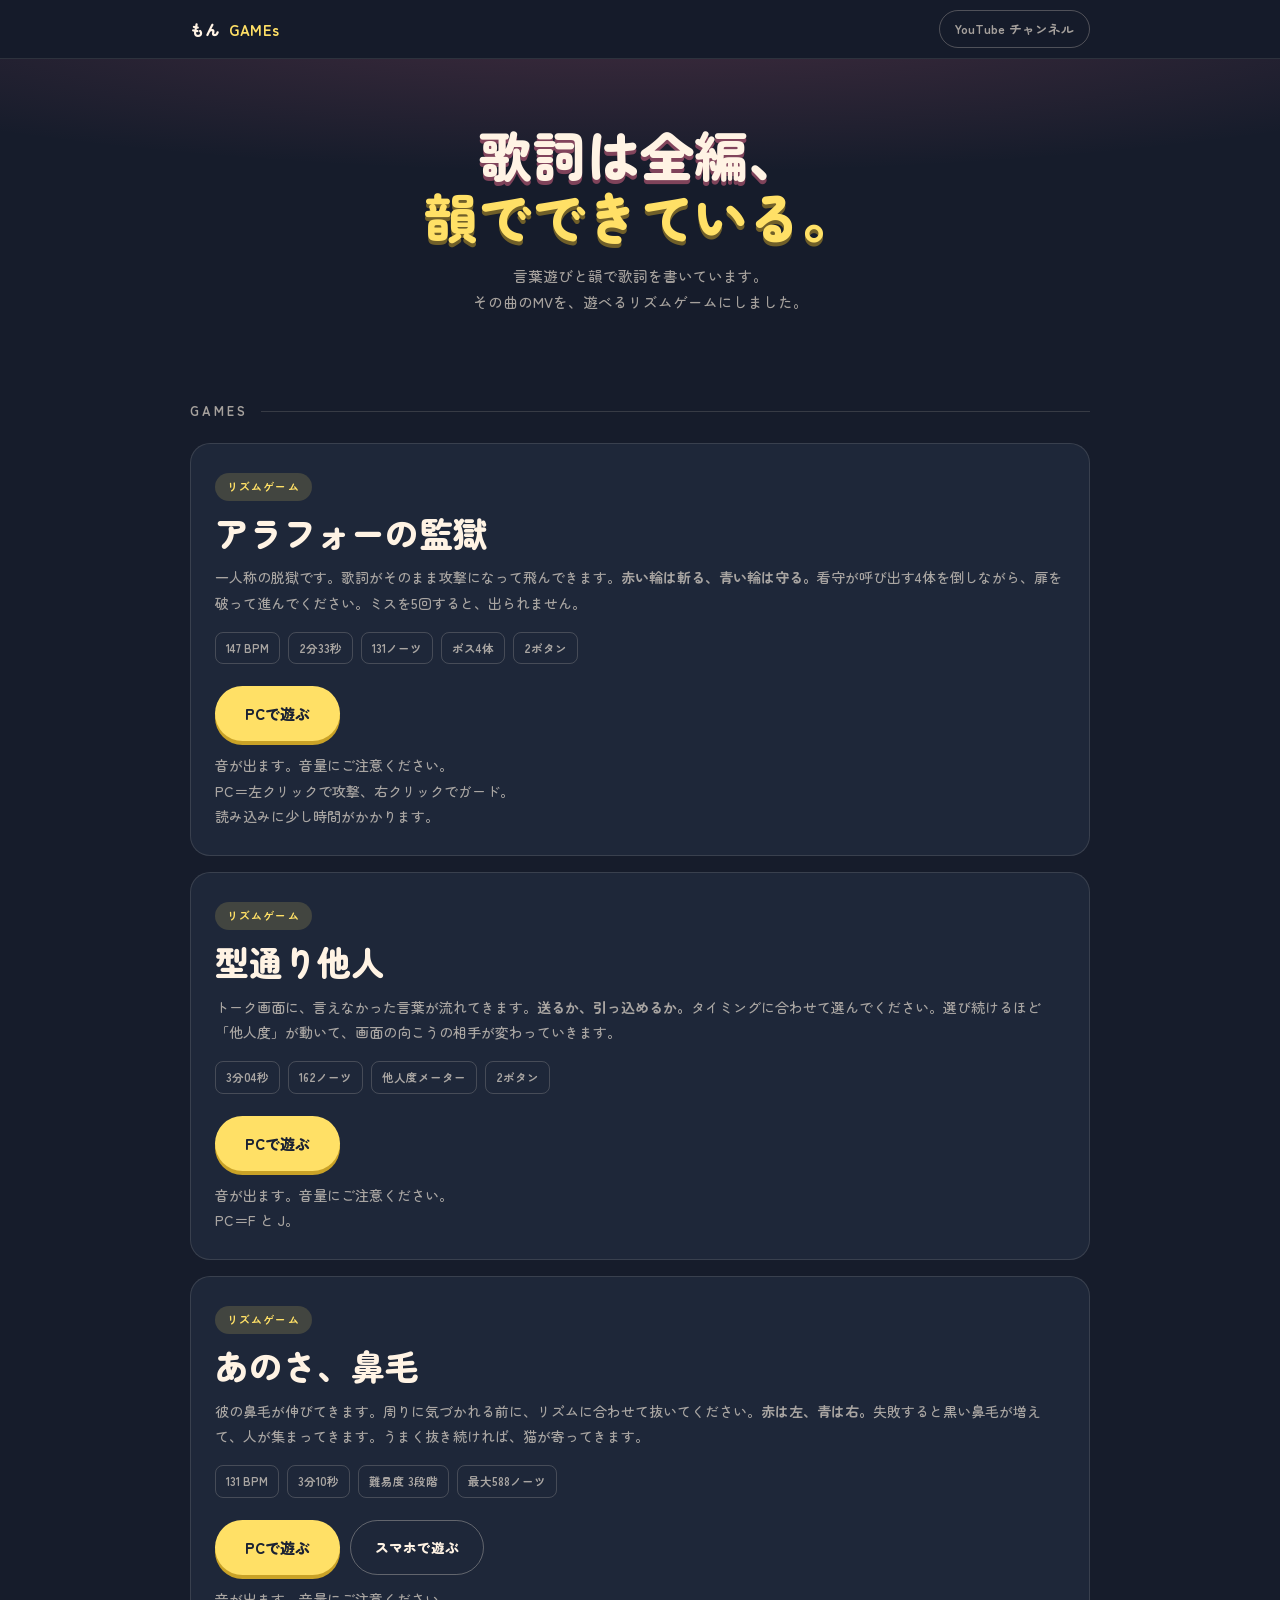
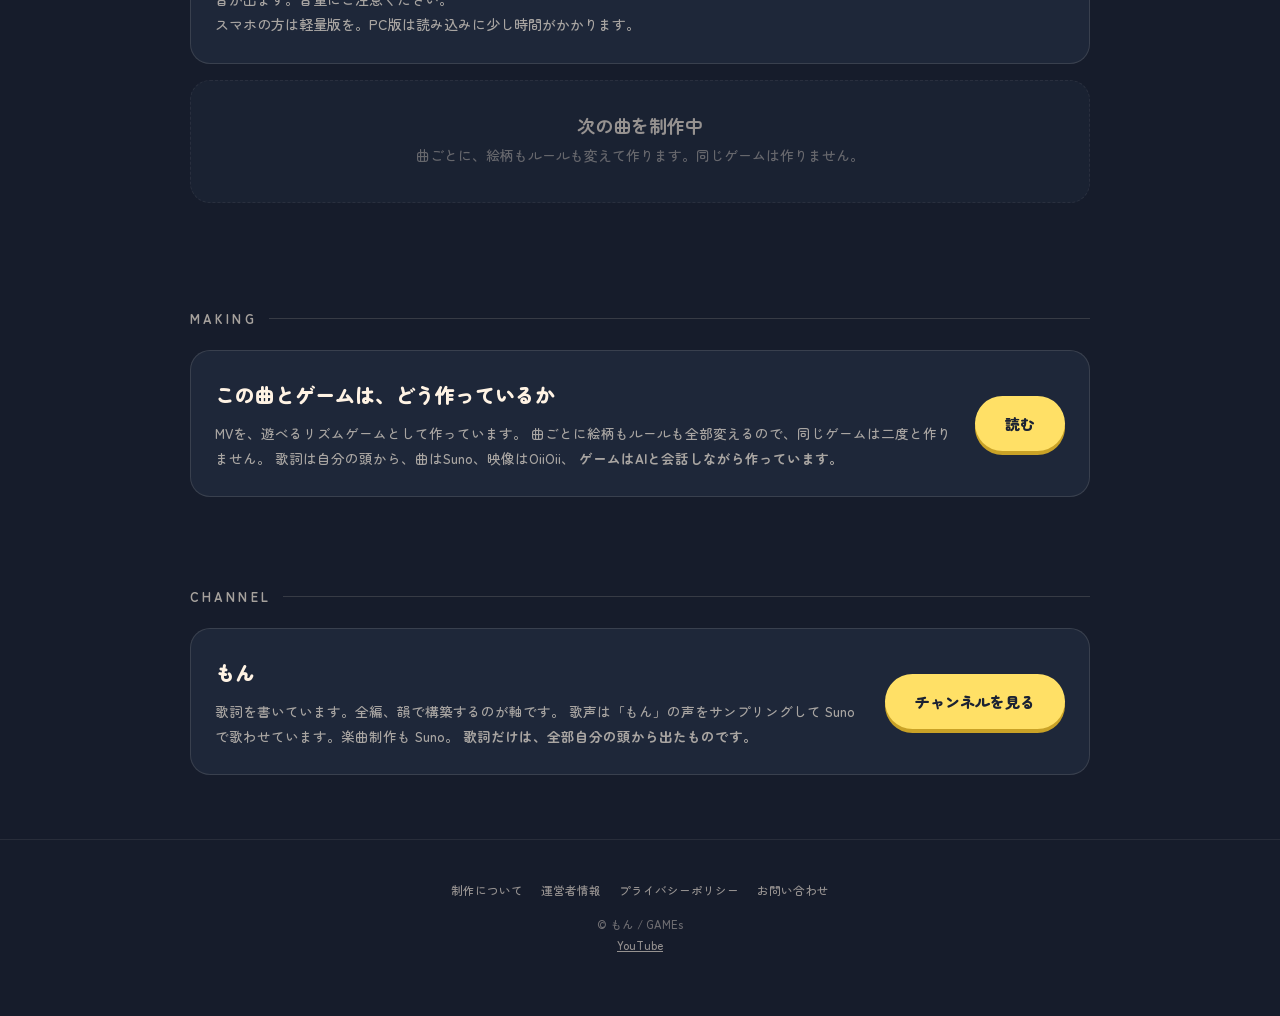
<file: index.html>
<!DOCTYPE html>
<html lang="ja">
<head>
<meta charset="utf-8">
<meta name="viewport" content="width=device-width,initial-scale=1">
<title>もん GAMEs</title>
<meta name="description" content="全編を韻で構築した自作の歌詞。その曲のMVを、遊べるリズムゲームにしました。もんのゲーム置き場です。">
<meta property="og:title" content="もん GAMEs">
<meta property="og:description" content="全編を韻で構築した歌詞。MVがそのまま遊べるリズムゲームになりました。">
<meta property="og:type" content="website">
<meta property="og:url" content="https://mon-games.com/">
<link rel="canonical" href="https://mon-games.com/">
<link rel="preconnect" href="https://fonts.googleapis.com">
<link rel="preconnect" href="https://fonts.gstatic.com" crossorigin>
<link href="https://fonts.googleapis.com/css2?family=Zen+Maru+Gothic:wght@500;700;900&display=swap" rel="stylesheet">
<style>
  :root{
    --bg:#161C2B; --bg2:#1E2739; --ink:#FFF3E4; --dim:rgba(255,243,228,.62);
    --glow:#FFE066; --rose:#E86A8A; --blue:#5FA8FF;
  }
  *{box-sizing:border-box;margin:0;padding:0}
  html{scroll-behavior:smooth}
  body{background:var(--bg);color:var(--ink);
    font-family:"Zen Maru Gothic","Hiragino Maru Gothic ProN","Yu Gothic",sans-serif;
    line-height:1.8;-webkit-font-smoothing:antialiased}
  a{color:inherit}
  .wrap{max-width:940px;margin:0 auto;padding:0 20px}

  /* ---- ヘッダー ---- */
  header{position:sticky;top:0;z-index:20;background:rgba(22,28,43,.88);
    backdrop-filter:blur(10px);border-bottom:1px solid rgba(255,243,228,.1)}
  .hbar{display:flex;align-items:center;justify-content:space-between;
    height:58px;gap:12px}
  .logo{font-weight:900;font-size:15px;letter-spacing:.02em;text-decoration:none;
    display:flex;align-items:center;gap:8px;white-space:nowrap}
  .logo b{color:var(--glow)}
  .hlink{font-size:12.5px;font-weight:700;text-decoration:none;color:var(--dim);
    border:1px solid rgba(255,243,228,.25);border-radius:999px;padding:7px 15px;
    transition:.15s;white-space:nowrap}
  .hlink:hover{color:var(--bg);background:var(--glow);border-color:var(--glow)}

  /* ---- 見出し ---- */
  .hero{padding:64px 0 40px;text-align:center;
    background:radial-gradient(120% 90% at 50% -20%,rgba(232,106,138,.22),transparent 65%)}
  .hero h1{font-size:clamp(30px,7.5vw,54px);font-weight:900;line-height:1.15;
    text-shadow:0 4px 0 rgba(232,106,138,.5)}
  .hero h1 span{color:var(--glow);text-shadow:0 4px 0 rgba(201,162,39,.5)}
  .hero p{margin-top:16px;font-size:14.5px;color:var(--dim);font-weight:500}

  /* ---- ゲーム一覧 ---- */
  section{padding:44px 0}
  h2{font-size:13px;letter-spacing:.24em;color:var(--dim);font-weight:700;
    margin-bottom:20px;display:flex;align-items:center;gap:12px}
  h2::after{content:"";flex:1;height:1px;background:rgba(255,243,228,.14)}

  .card{background:var(--bg2);border:1px solid rgba(255,243,228,.12);
    border-radius:20px;padding:26px 24px;margin-bottom:16px}
  .card h3{font-size:clamp(24px,5.5vw,34px);font-weight:900;line-height:1.2}
  .card .tag{display:inline-block;font-size:11px;font-weight:700;letter-spacing:.1em;
    background:rgba(255,224,102,.16);color:var(--glow);
    border-radius:999px;padding:4px 12px;margin-bottom:12px}
  .card p{font-size:14px;color:var(--dim);margin-top:12px;font-weight:500}
  .meta{display:flex;flex-wrap:wrap;gap:8px;margin-top:16px}
  .meta span{font-size:11.5px;font-weight:700;color:var(--dim);
    border:1px solid rgba(255,243,228,.18);border-radius:8px;padding:5px 10px}

  .plays{display:flex;flex-wrap:wrap;gap:10px;margin-top:22px}
  .btn{display:inline-flex;align-items:center;gap:8px;text-decoration:none;
    font-weight:900;font-size:15px;border-radius:999px;padding:14px 30px;
    background:var(--glow);color:#1B2233;box-shadow:0 4px 0 #C9A227;transition:.1s}
  .btn:active{transform:translateY(3px);box-shadow:0 1px 0 #C9A227}
  .btn.sub{background:transparent;color:var(--ink);box-shadow:none;
    border:1px solid rgba(255,243,228,.3);font-size:13.5px;padding:13px 24px}
  .btn.sub:hover{border-color:var(--glow);color:var(--glow)}
  .note{font-size:11.5px;color:rgba(255,243,228,.45);margin-top:12px;font-weight:500}

  .soon{border-style:dashed;opacity:.55;text-align:center;padding:34px 24px}
  .soon h3{font-size:18px;font-weight:700}
  .soon p{margin-top:6px}

  /* ---- チャンネル ---- */
  .yt{display:flex;gap:20px;align-items:center;flex-wrap:wrap;
    background:var(--bg2);border:1px solid rgba(255,243,228,.12);
    border-radius:20px;padding:26px 24px}
  .yt .txt{flex:1;min-width:240px}
  .yt h3{font-size:20px;font-weight:900}
  .yt p{font-size:13.5px;color:var(--dim);margin-top:8px;font-weight:500}

  footer{padding:40px 0 60px;text-align:center;font-size:11.5px;
    color:rgba(255,243,228,.38);font-weight:500;
    border-top:1px solid rgba(255,243,228,.08);margin-top:20px}
  footer a{color:rgba(255,243,228,.55)}
  .fnav{display:flex;justify-content:center;flex-wrap:wrap;gap:8px 18px;
    margin-bottom:14px}
  .fnav a{text-decoration:none}
  .fnav a:hover{color:var(--glow)}
</style>
</head>
<body>

<header>
  <div class="wrap hbar">
    <a class="logo" href="./">もん <b>GAMEs</b></a>
    <a class="hlink" href="https://www.youtube.com/@%E4%BD%9C%E8%A9%9E%E5%AE%B6%E3%82%82%E3%82%93"
       target="_blank" rel="noopener">YouTube チャンネル</a>
  </div>
</header>

<div class="hero">
  <div class="wrap">
    <h1>歌詞は全編、<br><span>韻でできている。</span></h1>
    <p>言葉遊びと韻で歌詞を書いています。<br>
       その曲のMVを、遊べるリズムゲームにしました。</p>
  </div>
</div>

<div class="wrap">

  <section id="games">
    <h2>GAMES</h2>

    <!-- ここは games.json から自動で作られます。直接編集しないでください -->
    <div id="gamelist"></div>

    <div class="card soon">
      <h3>次の曲を制作中</h3>
      <p>曲ごとに、絵柄もルールも変えて作ります。同じゲームは作りません。</p>
    </div>
  </section>

  <section id="making">
    <h2>MAKING</h2>
    <div class="yt">
      <div class="txt">
        <h3>この曲とゲームは、どう作っているか</h3>
        <p>MVを、遊べるリズムゲームとして作っています。
           曲ごとに絵柄もルールも全部変えるので、同じゲームは二度と作りません。
           歌詞は自分の頭から、曲はSuno、映像はOiiOii、
           <b>ゲームはAIと会話しながら作っています。</b></p>
      </div>
      <a class="btn" href="making.html">読む</a>
    </div>
  </section>

  <section id="channel">
    <h2>CHANNEL</h2>
    <div class="yt">
      <div class="txt">
        <h3>もん</h3>
        <p>歌詞を書いています。全編、韻で構築するのが軸です。
           歌声は「もん」の声をサンプリングして Suno で歌わせています。楽曲制作も Suno。
           <b>歌詞だけは、全部自分の頭から出たものです。</b></p>
      </div>
      <a class="btn" href="https://www.youtube.com/@%E4%BD%9C%E8%A9%9E%E5%AE%B6%E3%82%82%E3%82%93"
         target="_blank" rel="noopener">チャンネルを見る</a>
    </div>
  </section>

</div>

<footer>
  <div class="wrap">
    <div class="fnav">
      <a href="making.html">制作について</a>
      <a href="about.html">運営者情報</a>
      <a href="privacy.html">プライバシーポリシー</a>
      <a href="contact.html">お問い合わせ</a>
    </div>
    &copy; もん / GAMEs<br>
    <a href="https://www.youtube.com/@%E4%BD%9C%E8%A9%9E%E5%AE%B6%E3%82%82%E3%82%93"
       target="_blank" rel="noopener">YouTube</a>
  </div>
</footer>

<script>
// games.json を読んで、ゲームのカードを並べる。
// ゲームを増やすときは games.json だけ編集すれば済みます。
(function () {
  var box = document.getElementById('gamelist');

  fetch('games.json?v=' + Date.now())
    .then(function (r) {
      if (!r.ok) throw new Error('games.json が読めません');
      return r.json();
    })
    .then(function (games) {
      var html = '';
      games.forEach(function (g) {
        html += '<div class="card">';
        if (g.tag)  html += '<div class="tag">' + g.tag + '</div>';
        html += '<h3>' + g.title + '</h3>';
        if (g.desc) html += '<p>' + g.desc + '</p>';

        if (g.meta && g.meta.length) {
          html += '<div class="meta">';
          g.meta.forEach(function (m) { html += '<span>' + m + '</span>'; });
          html += '</div>';
        }

        html += '<div class="plays">';
        if (g.pc) html += '<a class="btn" href="' + g.pc + '">PCで遊ぶ</a>';
        if (g.sp) html += '<a class="btn sub" href="' + g.sp + '">スマホで遊ぶ</a>';
        html += '</div>';

        if (g.note) html += '<p class="note">' + g.note + '</p>';
        html += '</div>';
      });
      box.innerHTML = html;
    })
    .catch(function () {
      box.innerHTML =
        '<div class="card"><h3>ゲームを読み込めませんでした</h3>' +
        '<p>時間をおいて、ページを再読み込みしてみてください。</p></div>';
    });
})();
</script>

</body>
</html>
</file>
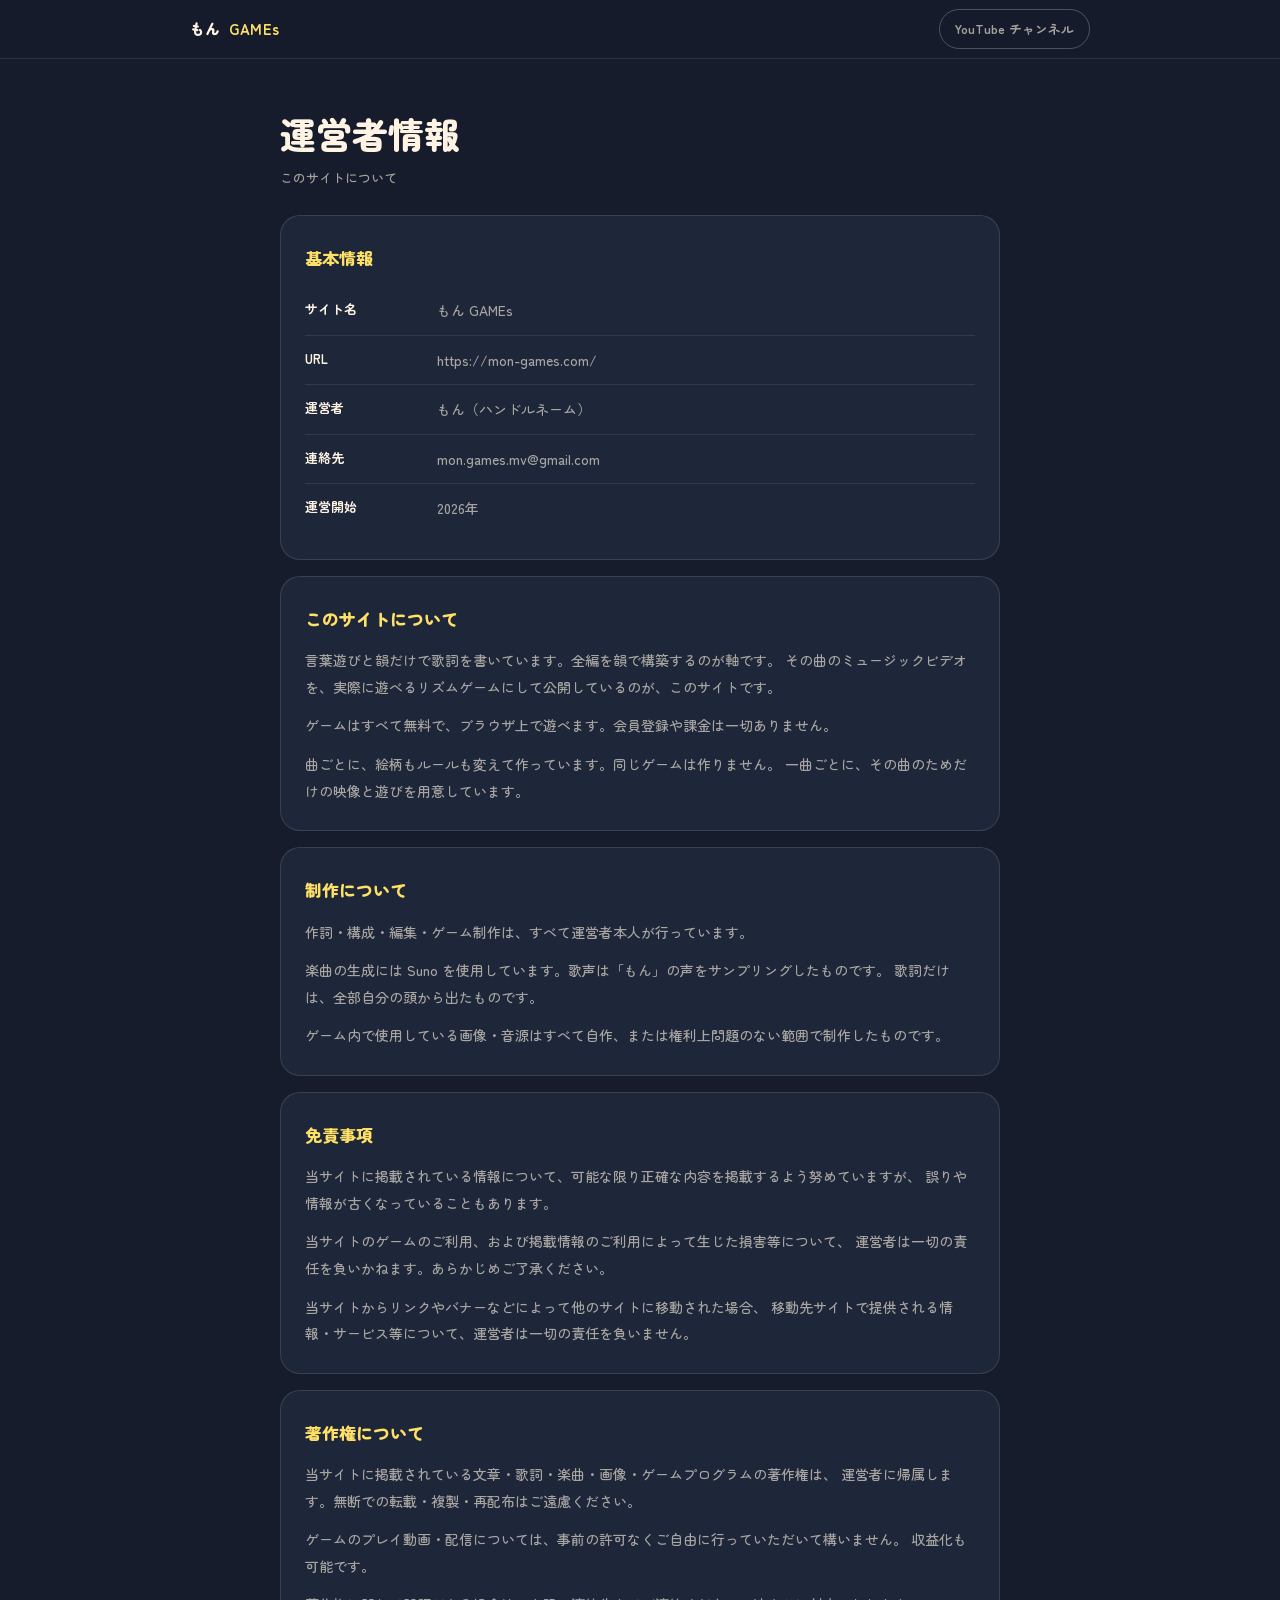
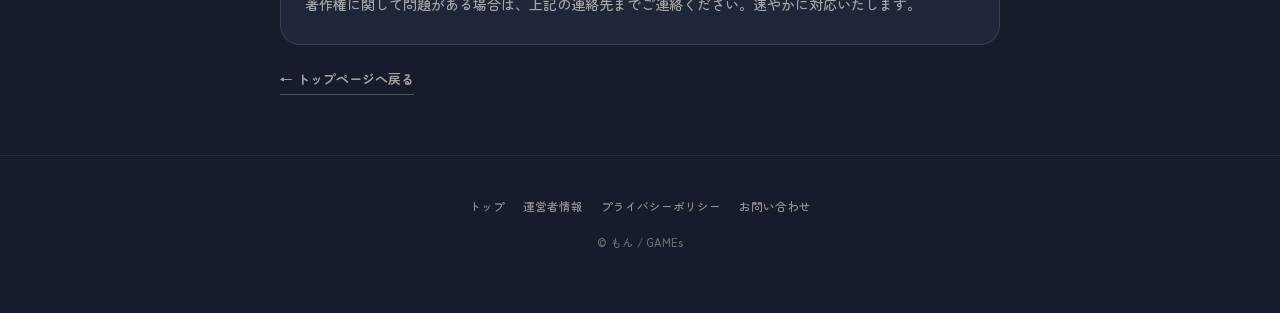
<file: about.html>
<!DOCTYPE html>
<html lang="ja">
<head>
<meta charset="utf-8">
<meta name="viewport" content="width=device-width,initial-scale=1">
<title>運営者情報 | もん GAMEs</title>
<meta name="description" content="もん GAMEs の運営者情報です。全編を韻で構築した自作の歌詞と、その曲のMVを遊べるリズムゲームにして公開しています。">
<meta name="robots" content="index,follow">
<link rel="preconnect" href="https://fonts.googleapis.com">
<link rel="preconnect" href="https://fonts.gstatic.com" crossorigin>
<link href="https://fonts.googleapis.com/css2?family=Zen+Maru+Gothic:wght@500;700;900&display=swap" rel="stylesheet">
<link rel="stylesheet" href="page.css">
</head>
<body>

<header>
  <div class="hbar">
    <a class="logo" href="./">もん <b>GAMEs</b></a>
    <a class="hlink" href="https://www.youtube.com/@%E4%BD%9C%E8%A9%9E%E5%AE%B6%E3%82%82%E3%82%93"
       target="_blank" rel="noopener">YouTube チャンネル</a>
  </div>
</header>

<div class="wrap">

  <div class="phead">
    <h1>運営者情報</h1>
    <p>このサイトについて</p>
  </div>

  <main>

    <div class="box">
      <h2>基本情報</h2>
      <dl class="dl">
        <div>
          <dt>サイト名</dt>
          <dd>もん GAMEs</dd>
        </div>
        <div>
          <dt>URL</dt>
          <dd>https://mon-games.com/</dd>
        </div>
        <div>
          <dt>運営者</dt>
          <dd>もん（ハンドルネーム）</dd>
        </div>
        <div>
          <dt>連絡先</dt>
          <dd>mon.games.mv@gmail.com</dd>
        </div>
        <div>
          <dt>運営開始</dt>
          <dd>2026年</dd>
        </div>
      </dl>
    </div>

    <div class="box">
      <h2>このサイトについて</h2>
      <p>言葉遊びと韻だけで歌詞を書いています。全編を韻で構築するのが軸です。
         その曲のミュージックビデオを、実際に遊べるリズムゲームにして公開しているのが、このサイトです。</p>
      <p>ゲームはすべて無料で、ブラウザ上で遊べます。会員登録や課金は一切ありません。</p>
      <p>曲ごとに、絵柄もルールも変えて作っています。同じゲームは作りません。
         一曲ごとに、その曲のためだけの映像と遊びを用意しています。</p>
    </div>

    <div class="box">
      <h2>制作について</h2>
      <p>作詞・構成・編集・ゲーム制作は、すべて運営者本人が行っています。</p>
      <p>楽曲の生成には Suno を使用しています。歌声は「もん」の声をサンプリングしたものです。
         歌詞だけは、全部自分の頭から出たものです。</p>
      <p>ゲーム内で使用している画像・音源はすべて自作、または権利上問題のない範囲で制作したものです。</p>
    </div>

    <div class="box">
      <h2>免責事項</h2>
      <p>当サイトに掲載されている情報について、可能な限り正確な内容を掲載するよう努めていますが、
         誤りや情報が古くなっていることもあります。</p>
      <p>当サイトのゲームのご利用、および掲載情報のご利用によって生じた損害等について、
         運営者は一切の責任を負いかねます。あらかじめご了承ください。</p>
      <p>当サイトからリンクやバナーなどによって他のサイトに移動された場合、
         移動先サイトで提供される情報・サービス等について、運営者は一切の責任を負いません。</p>
    </div>

    <div class="box">
      <h2>著作権について</h2>
      <p>当サイトに掲載されている文章・歌詞・楽曲・画像・ゲームプログラムの著作権は、
         運営者に帰属します。無断での転載・複製・再配布はご遠慮ください。</p>
      <p>ゲームのプレイ動画・配信については、事前の許可なくご自由に行っていただいて構いません。
         収益化も可能です。</p>
      <p>著作権に関して問題がある場合は、上記の連絡先までご連絡ください。速やかに対応いたします。</p>
    </div>

    <a class="back" href="./">← トップページへ戻る</a>

  </main>

</div>

<footer>
  <div class="wrap">
    <div class="fnav">
      <a href="./">トップ</a>
      <a href="about.html">運営者情報</a>
      <a href="privacy.html">プライバシーポリシー</a>
      <a href="contact.html">お問い合わせ</a>
    </div>
    &copy; もん / GAMEs
  </div>
</footer>

</body>
</html>
</file>
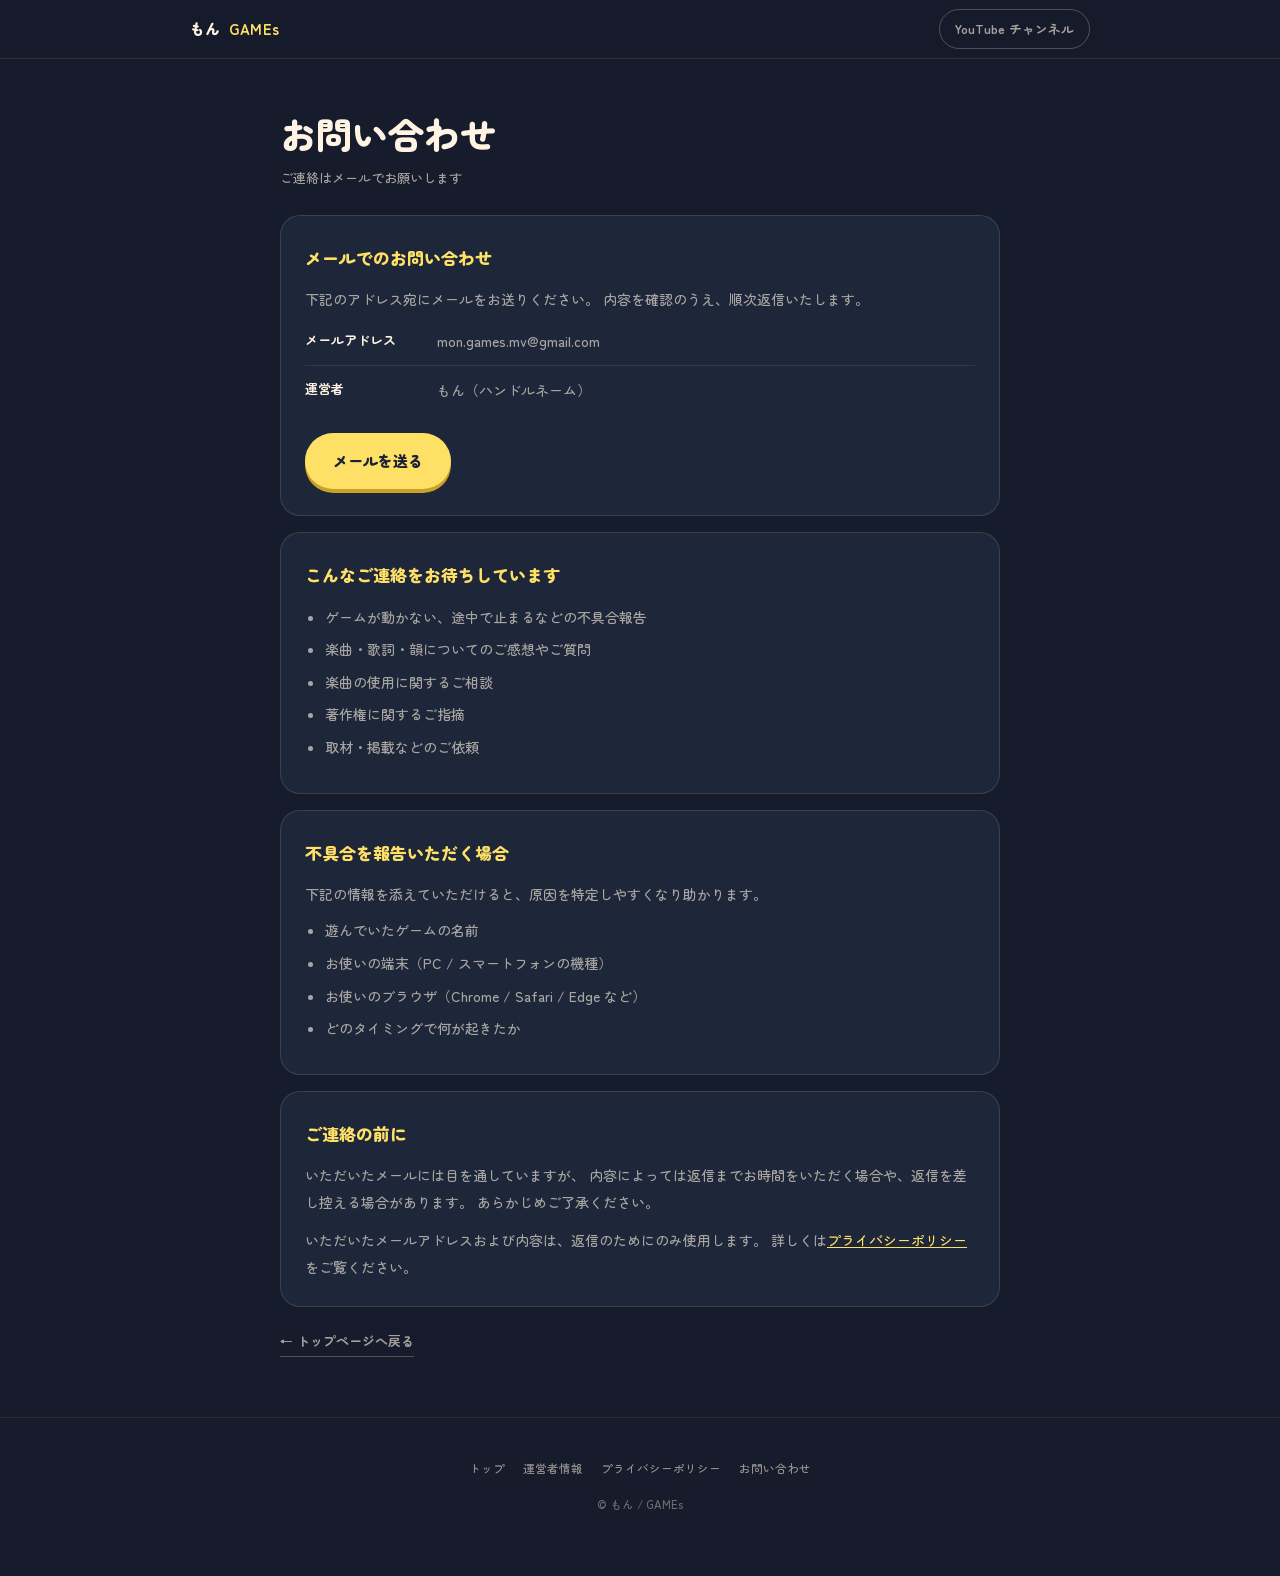
<file: contact.html>
<!DOCTYPE html>
<html lang="ja">
<head>
<meta charset="utf-8">
<meta name="viewport" content="width=device-width,initial-scale=1">
<title>お問い合わせ | もん GAMEs</title>
<meta name="description" content="もん GAMEs へのお問い合わせページです。ゲームの不具合報告、楽曲や歌詞について、その他のご連絡はこちらから。">
<meta name="robots" content="index,follow">
<link rel="preconnect" href="https://fonts.googleapis.com">
<link rel="preconnect" href="https://fonts.gstatic.com" crossorigin>
<link href="https://fonts.googleapis.com/css2?family=Zen+Maru+Gothic:wght@500;700;900&display=swap" rel="stylesheet">
<link rel="stylesheet" href="page.css">
</head>
<body>

<header>
  <div class="hbar">
    <a class="logo" href="./">もん <b>GAMEs</b></a>
    <a class="hlink" href="https://www.youtube.com/@%E4%BD%9C%E8%A9%9E%E5%AE%B6%E3%82%82%E3%82%93"
       target="_blank" rel="noopener">YouTube チャンネル</a>
  </div>
</header>

<div class="wrap">

  <div class="phead">
    <h1>お問い合わせ</h1>
    <p>ご連絡はメールでお願いします</p>
  </div>

  <main>

    <div class="box">
      <h2>メールでのお問い合わせ</h2>
      <p>下記のアドレス宛にメールをお送りください。
         内容を確認のうえ、順次返信いたします。</p>
      <dl class="dl">
        <div>
          <dt>メールアドレス</dt>
          <dd>mon.games.mv@gmail.com</dd>
        </div>
        <div>
          <dt>運営者</dt>
          <dd>もん（ハンドルネーム）</dd>
        </div>
      </dl>
      <a class="mail" href="mailto:mon.games.mv@gmail.com?subject=%E3%82%82%E3%82%93%20GAMEs%20%E3%81%B8%E3%81%AE%E3%81%8A%E5%95%8F%E3%81%84%E5%90%88%E3%82%8F%E3%81%9B">メールを送る</a>
    </div>

    <div class="box">
      <h2>こんなご連絡をお待ちしています</h2>
      <ul>
        <li>ゲームが動かない、途中で止まるなどの不具合報告</li>
        <li>楽曲・歌詞・韻についてのご感想やご質問</li>
        <li>楽曲の使用に関するご相談</li>
        <li>著作権に関するご指摘</li>
        <li>取材・掲載などのご依頼</li>
      </ul>
    </div>

    <div class="box">
      <h2>不具合を報告いただく場合</h2>
      <p>下記の情報を添えていただけると、原因を特定しやすくなり助かります。</p>
      <ul>
        <li>遊んでいたゲームの名前</li>
        <li>お使いの端末（PC / スマートフォンの機種）</li>
        <li>お使いのブラウザ（Chrome / Safari / Edge など）</li>
        <li>どのタイミングで何が起きたか</li>
      </ul>
    </div>

    <div class="box">
      <h2>ご連絡の前に</h2>
      <p>いただいたメールには目を通していますが、
         内容によっては返信までお時間をいただく場合や、返信を差し控える場合があります。
         あらかじめご了承ください。</p>
      <p>いただいたメールアドレスおよび内容は、返信のためにのみ使用します。
         詳しくは<a href="privacy.html" style="color:var(--glow)">プライバシーポリシー</a>をご覧ください。</p>
    </div>

    <a class="back" href="./">← トップページへ戻る</a>

  </main>

</div>

<footer>
  <div class="wrap">
    <div class="fnav">
      <a href="./">トップ</a>
      <a href="about.html">運営者情報</a>
      <a href="privacy.html">プライバシーポリシー</a>
      <a href="contact.html">お問い合わせ</a>
    </div>
    &copy; もん / GAMEs
  </div>
</footer>

</body>
</html>
</file>
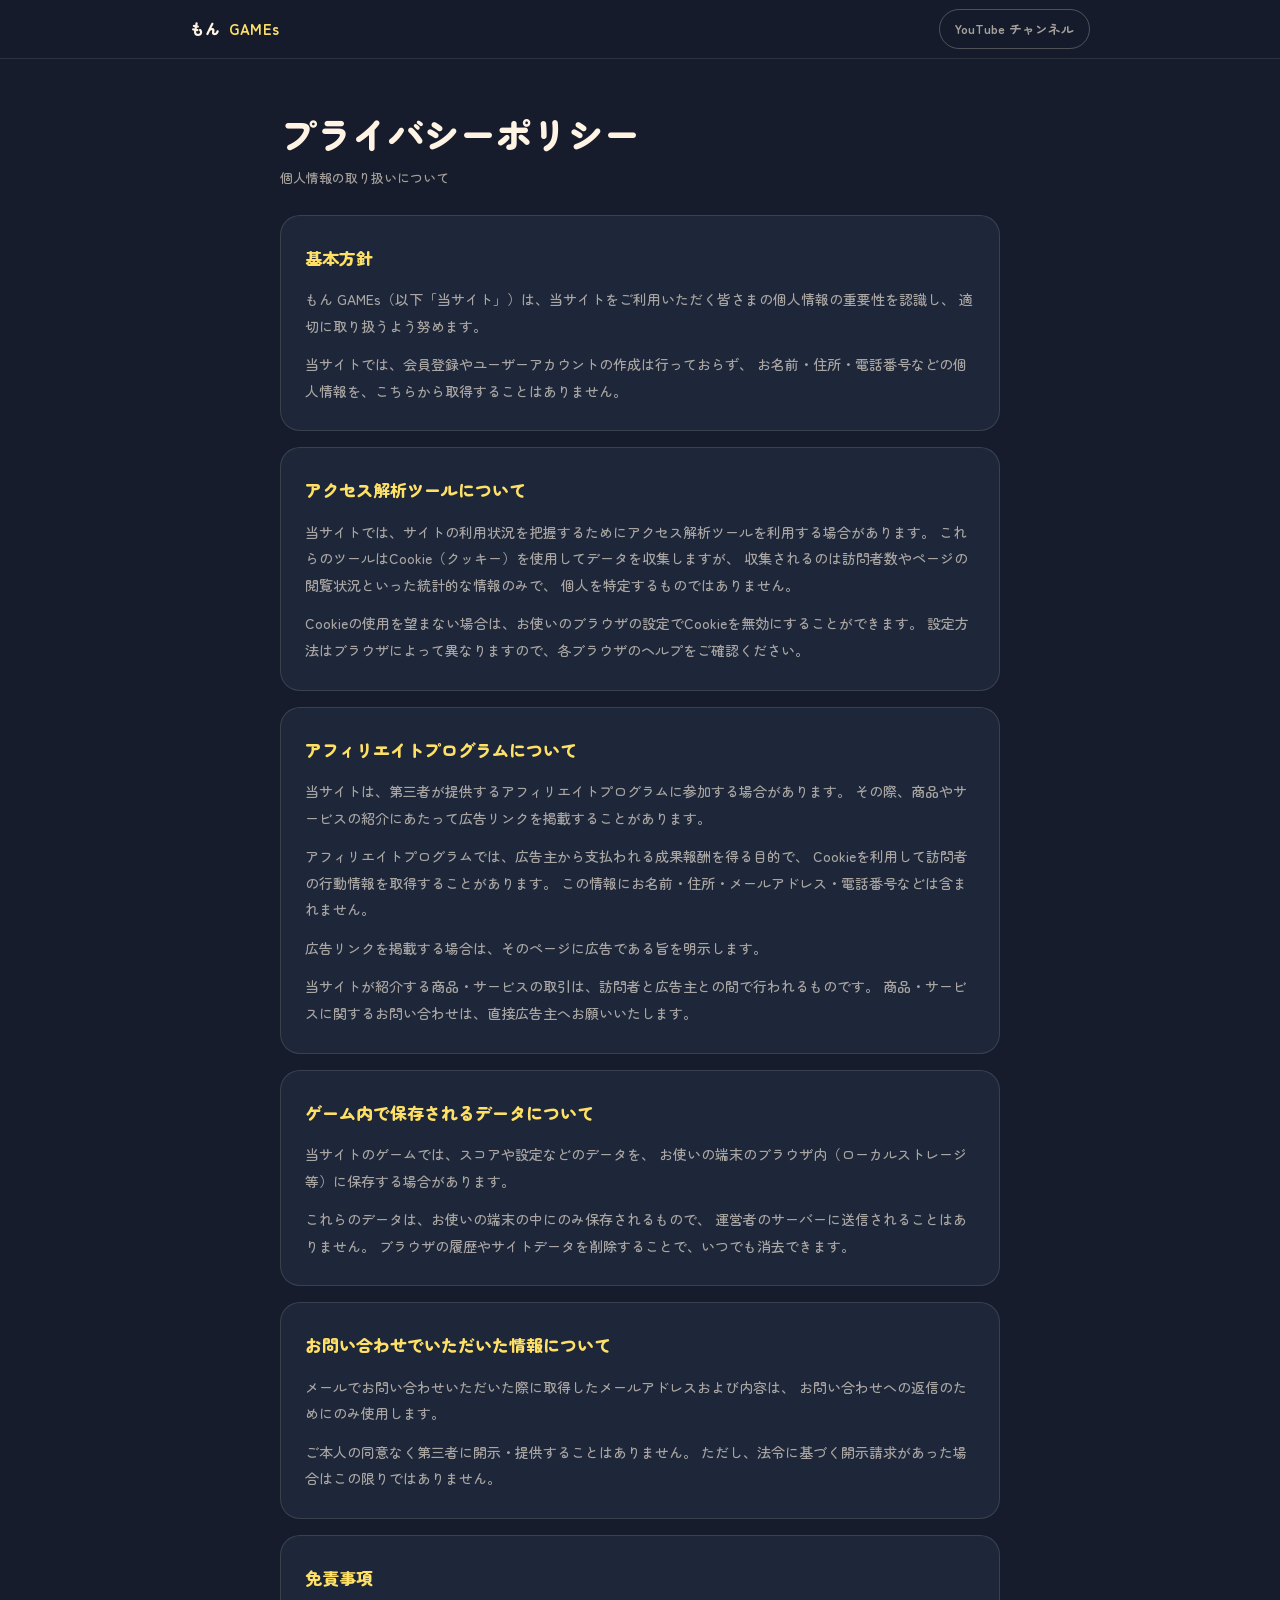
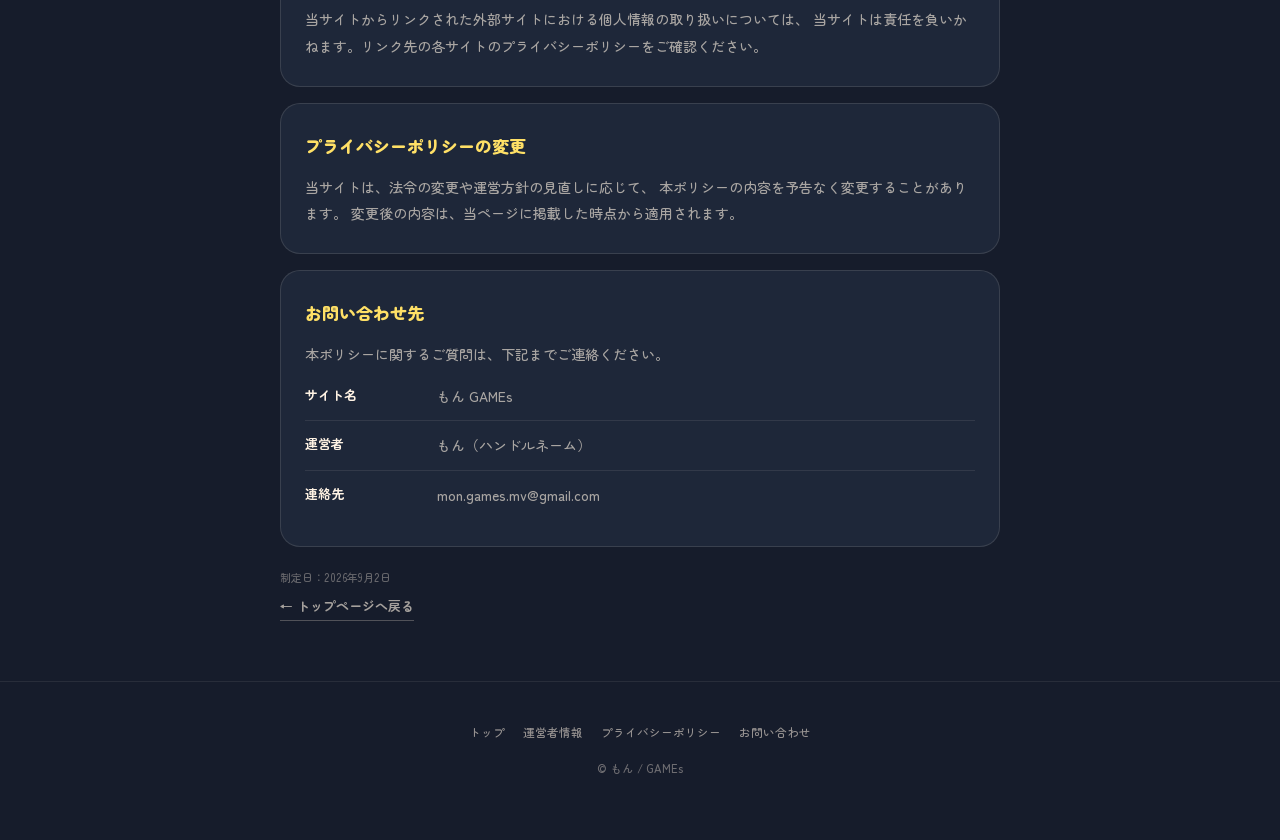
<file: privacy.html>
<!DOCTYPE html>
<html lang="ja">
<head>
<meta charset="utf-8">
<meta name="viewport" content="width=device-width,initial-scale=1">
<title>プライバシーポリシー | もん GAMEs</title>
<meta name="description" content="もん GAMEs のプライバシーポリシーです。アクセス解析、Cookie、アフィリエイトプログラムの利用について記載しています。">
<meta name="robots" content="index,follow">
<link rel="preconnect" href="https://fonts.googleapis.com">
<link rel="preconnect" href="https://fonts.gstatic.com" crossorigin>
<link href="https://fonts.googleapis.com/css2?family=Zen+Maru+Gothic:wght@500;700;900&display=swap" rel="stylesheet">
<link rel="stylesheet" href="page.css">
</head>
<body>

<header>
  <div class="hbar">
    <a class="logo" href="./">もん <b>GAMEs</b></a>
    <a class="hlink" href="https://www.youtube.com/@%E4%BD%9C%E8%A9%9E%E5%AE%B6%E3%82%82%E3%82%93"
       target="_blank" rel="noopener">YouTube チャンネル</a>
  </div>
</header>

<div class="wrap">

  <div class="phead">
    <h1>プライバシーポリシー</h1>
    <p>個人情報の取り扱いについて</p>
  </div>

  <main>

    <div class="box">
      <h2>基本方針</h2>
      <p>もん GAMEs（以下「当サイト」）は、当サイトをご利用いただく皆さまの個人情報の重要性を認識し、
         適切に取り扱うよう努めます。</p>
      <p>当サイトでは、会員登録やユーザーアカウントの作成は行っておらず、
         お名前・住所・電話番号などの個人情報を、こちらから取得することはありません。</p>
    </div>

    <div class="box">
      <h2>アクセス解析ツールについて</h2>
      <p>当サイトでは、サイトの利用状況を把握するためにアクセス解析ツールを利用する場合があります。
         これらのツールはCookie（クッキー）を使用してデータを収集しますが、
         収集されるのは訪問者数やページの閲覧状況といった統計的な情報のみで、
         個人を特定するものではありません。</p>
      <p>Cookieの使用を望まない場合は、お使いのブラウザの設定でCookieを無効にすることができます。
         設定方法はブラウザによって異なりますので、各ブラウザのヘルプをご確認ください。</p>
    </div>

    <div class="box">
      <h2>アフィリエイトプログラムについて</h2>
      <p>当サイトは、第三者が提供するアフィリエイトプログラムに参加する場合があります。
         その際、商品やサービスの紹介にあたって広告リンクを掲載することがあります。</p>
      <p>アフィリエイトプログラムでは、広告主から支払われる成果報酬を得る目的で、
         Cookieを利用して訪問者の行動情報を取得することがあります。
         この情報にお名前・住所・メールアドレス・電話番号などは含まれません。</p>
      <p>広告リンクを掲載する場合は、そのページに広告である旨を明示します。</p>
      <p>当サイトが紹介する商品・サービスの取引は、訪問者と広告主との間で行われるものです。
         商品・サービスに関するお問い合わせは、直接広告主へお願いいたします。</p>
    </div>

    <div class="box">
      <h2>ゲーム内で保存されるデータについて</h2>
      <p>当サイトのゲームでは、スコアや設定などのデータを、
         お使いの端末のブラウザ内（ローカルストレージ等）に保存する場合があります。</p>
      <p>これらのデータは、お使いの端末の中にのみ保存されるもので、
         運営者のサーバーに送信されることはありません。
         ブラウザの履歴やサイトデータを削除することで、いつでも消去できます。</p>
    </div>

    <div class="box">
      <h2>お問い合わせでいただいた情報について</h2>
      <p>メールでお問い合わせいただいた際に取得したメールアドレスおよび内容は、
         お問い合わせへの返信のためにのみ使用します。</p>
      <p>ご本人の同意なく第三者に開示・提供することはありません。
         ただし、法令に基づく開示請求があった場合はこの限りではありません。</p>
    </div>

    <div class="box">
      <h2>免責事項</h2>
      <p>当サイトからリンクされた外部サイトにおける個人情報の取り扱いについては、
         当サイトは責任を負いかねます。リンク先の各サイトのプライバシーポリシーをご確認ください。</p>
    </div>

    <div class="box">
      <h2>プライバシーポリシーの変更</h2>
      <p>当サイトは、法令の変更や運営方針の見直しに応じて、
         本ポリシーの内容を予告なく変更することがあります。
         変更後の内容は、当ページに掲載した時点から適用されます。</p>
    </div>

    <div class="box">
      <h2>お問い合わせ先</h2>
      <p>本ポリシーに関するご質問は、下記までご連絡ください。</p>
      <dl class="dl">
        <div>
          <dt>サイト名</dt>
          <dd>もん GAMEs</dd>
        </div>
        <div>
          <dt>運営者</dt>
          <dd>もん（ハンドルネーム）</dd>
        </div>
        <div>
          <dt>連絡先</dt>
          <dd>mon.games.mv@gmail.com</dd>
        </div>
      </dl>
    </div>

    <p class="upd">制定日：2026年9月2日</p>

    <a class="back" href="./">← トップページへ戻る</a>

  </main>

</div>

<footer>
  <div class="wrap">
    <div class="fnav">
      <a href="./">トップ</a>
      <a href="about.html">運営者情報</a>
      <a href="privacy.html">プライバシーポリシー</a>
      <a href="contact.html">お問い合わせ</a>
    </div>
    &copy; もん / GAMEs
  </div>
</footer>

</body>
</html>
</file>
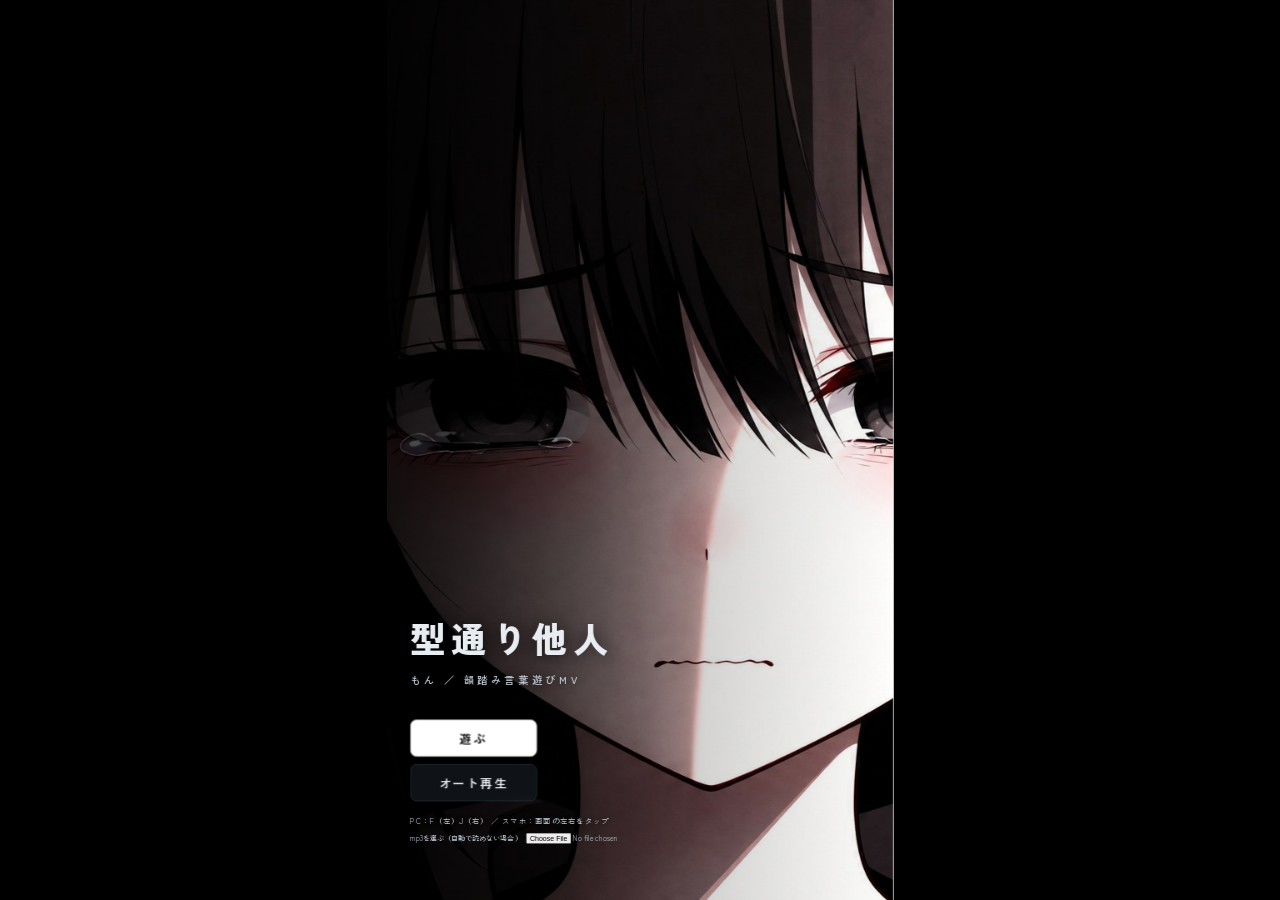
<file: games/katadoori/mobile.html>
<!doctype html><html lang="ja"><head><meta charset="utf-8">
<meta name="viewport" content="width=device-width,initial-scale=1,user-scalable=no">
<title>型通り他人 ／ もん【遊べるMV】スマホ版</title>
<link href="https://fonts.googleapis.com/css2?family=Zen+Kaku+Gothic+New:wght@500;700;900&display=swap" rel="stylesheet">
<style>
:root{--bg:#0b0e12;--ink:#e8edf2;--dim:#7d8b99;--me:#3fa26a;--meT:#08160e;--you:#f2f5f7;--youT:#1a2028;--miss:#5a636d;--alert:#e2574c;
 --g0:#e6ebf0;--gA:#f4a3a3;--gB:#8fd0ff;--gC:#ffe28a;--gD:#b8f0a6;--gE:#a9c9ff;--gF:#7fe3d6;--gG:#ffb27a;--gI:#c9a6ff;--gT:#ff9fb0;--gS:#ffd98a;--gV:#d5ff8a;--gL:#cfd8e0;--gU:#9aa7b3;--gM:#bfe9ff;--gK:#ffc2c2;--gW:#d0d0d0;--gQ:#ffe0a0;--gX:#fff}
*{box-sizing:border-box;margin:0;padding:0}
html,body{height:100%;background:#000;overflow:hidden;font-family:"Zen Kaku Gothic New","Hiragino Kaku Gothic ProN","Yu Gothic",sans-serif;color:var(--ink);user-select:none;-webkit-user-select:none}
#wrap{position:fixed;inset:0;display:flex;align-items:center;justify-content:center;background:#000}
#stage{position:relative;flex:none;width:1920px;height:1080px;transform-origin:center;background:var(--bg);overflow:hidden}
.bg{position:absolute;inset:-40px;background-size:cover;background-position:center;opacity:0;transition:opacity 1.8s,filter 2s;transform:scaleX(-1.02) scaleY(1.02)}
.bg.on{opacity:1}
#grade{position:absolute;inset:0;mix-blend-mode:soft-light;transition:background 2s;pointer-events:none}
#noise{position:absolute;inset:0;width:100%;height:100%;pointer-events:none;mix-blend-mode:overlay;opacity:.5}
#vig{position:absolute;inset:0;background:radial-gradient(ellipse at 35% 55%,transparent 45%,rgba(0,0,0,.5) 100%);pointer-events:none}
#scan{position:absolute;inset:0;pointer-events:none;opacity:0;background:repeating-linear-gradient(0deg,rgba(255,255,255,.07) 0 2px,transparent 2px 5px);mix-blend-mode:screen}

#left{position:absolute;left:0;top:0;width:680px;height:1080px}
#chara{position:absolute;left:50%;bottom:-40px;height:1000px;width:560px;transform:translateX(-50%);transition:filter .9s;transform-origin:50% 100%}
#chara img{position:absolute;left:50%;top:0;height:100%;transform:translateX(-50%);opacity:0;transition:opacity .7s}
#chara img.on{opacity:1}
#chara img.shake{animation:cshake .4s}
@keyframes cshake{0%,100%{transform:translateX(-50%)}25%{transform:translateX(-53%)}75%{transform:translateX(-47%)}}

#top{position:absolute;left:0;top:0;width:1920px;height:76px;display:flex;align-items:center;padding:0 40px;z-index:5}
#title{font-weight:900;font-size:26px;letter-spacing:.04em}#title small{font-weight:500;color:var(--dim);font-size:15px;margin-left:12px;letter-spacing:.1em}
#meterbox{margin-left:auto;display:flex;align-items:center;gap:14px}
#meterlbl{font-size:15px;color:var(--dim);letter-spacing:.12em}
#meter{width:360px;height:10px;background:#1c232b;border-radius:5px;overflow:hidden}#meterfill{height:100%;width:0;background:#c9d3dc;transition:width .6s cubic-bezier(.2,.8,.2,1)}
#meterval{font-size:26px;font-weight:700;width:96px;text-align:right;font-variant-numeric:tabular-nums}
#combo{position:absolute;left:40px;top:96px;font-weight:900;font-size:54px;color:#fff;opacity:.9;font-variant-numeric:tabular-nums;z-index:5;text-shadow:0 2px 12px rgba(0,0,0,.6);transition:opacity 1s}
#combo small{font-size:18px;font-weight:500;color:var(--dim);margin-left:10px;letter-spacing:.14em}
#combo.pop{animation:cpop .18s}
@keyframes cpop{50%{transform:scale(1.12)}}

/* phone */
#phone{position:absolute;right:56px;top:104px;width:1160px;height:920px;background:rgba(16,20,26,.9);backdrop-filter:blur(18px);-webkit-backdrop-filter:blur(18px);border:1px solid #26303a;border-radius:28px;overflow:hidden;display:flex;flex-direction:column;z-index:4;box-shadow:0 30px 80px rgba(0,0,0,.55),0 0 0px rgba(120,200,255,0);transition:filter .5s,box-shadow .8s}
#phone.mirror{animation:mir .9s ease-in-out}
@keyframes mir{0%{transform:scaleX(1)}30%{transform:scaleX(-1)}70%{transform:scaleX(-1)}100%{transform:scaleX(1)}}
#phead{height:84px;display:flex;align-items:center;padding:0 30px;gap:18px;border-bottom:1px solid #26303a;background:rgba(26,32,40,.7)}
#avatar{width:48px;height:48px;border-radius:50%;background:#2a3540 center/cover;position:relative}
#avatar::after{content:"";position:absolute;right:-2px;bottom:-2px;width:14px;height:14px;border-radius:50%;background:#57d08a;border:3px solid #1a2028;transition:background .6s}
#avatar.off::after{background:#5a636d}
#pname{font-size:24px;font-weight:700}#pstatus{font-size:15px;color:var(--dim);letter-spacing:.06em}
#clock{margin-left:auto;font-size:18px;color:var(--dim);font-variant-numeric:tabular-nums;letter-spacing:.06em}
#body{flex:1;position:relative;min-height:0;overflow:hidden}
#chat{position:absolute;inset:0 0 96px 0;padding:24px 34px;display:flex;flex-direction:column;justify-content:flex-end;gap:12px;overflow:hidden}
#input{position:absolute;left:0;right:0;bottom:0;height:96px;border-top:1px solid #26303a;background:rgba(20,26,33,.8);display:flex;align-items:center;padding:0 30px;gap:16px}
#input .hint{flex:1;height:52px;border-radius:26px;background:#1c232b;display:flex;align-items:center;justify-content:center;color:var(--dim);font-size:16px;letter-spacing:.2em;gap:10px;transition:background .08s,color .08s}
#input .hint.on{background:#2c3a48;color:#fff}
#input .hint kbd{background:#0f1318;border:1px solid #2e3a46;border-radius:6px;padding:2px 10px;font-size:15px;color:#c8d2dc}
#lanes{position:absolute;inset:0 0 96px 0;pointer-events:none}
#judge{position:absolute;left:34px;right:34px;bottom:0;height:2px;background:rgba(255,255,255,.4)}
#judgeglow{position:absolute;left:0;right:0;bottom:0;height:70px;background:linear-gradient(0deg,rgba(255,255,255,.08),transparent);pointer-events:none}

/* bubbles */
.msg{max-width:88%;padding:12px 20px;font-size:27px;font-weight:500;line-height:1.35;position:relative;animation:in .25s ease-out;transition:opacity .45s,transform .45s,background .35s,color .35s;overflow-wrap:anywhere}
.msg.me{align-self:flex-end;background:var(--me);color:var(--meT);border-radius:20px 20px 4px 20px}
.msg.you{align-self:flex-start;background:var(--you);color:var(--youT);border-radius:20px 20px 20px 4px}
.msg .w{margin-right:.35em;display:inline-block}.msg .w:last-of-type{margin-right:0}
.msg.me .w{color:var(--meT)!important}
.msg.you .w{color:var(--youT)!important}
.msg .w.m{color:var(--miss)!important;text-decoration:line-through}
.msg.fail{background:#1c2229!important;border:1px solid #3a2b2b;color:var(--dim)!important}
.msg.fail .w{color:var(--dim)!important}
.msg .tag{display:block;font-size:14px;letter-spacing:.1em;margin-top:6px;text-align:right;color:var(--alert)}
.msg.you .tag{color:#7a8590;text-align:left}
.msg .tag.err::before{content:"!";display:inline-block;width:16px;height:16px;line-height:16px;border-radius:50%;background:var(--alert);color:#fff;font-size:11px;text-align:center;margin-right:6px;font-weight:900}
.sys{align-self:center;color:#8593a0;font-size:20px;letter-spacing:.14em;padding:6px 0;animation:in .25s ease-out;transition:opacity .45s,transform .45s}
.sys b{color:#fff;font-weight:900;font-size:30px;letter-spacing:.2em;margin:0 8px}
.gone{opacity:0;transform:translateY(-10px) scale(.96)}
.typing{align-self:flex-end;background:var(--me);color:var(--meT);border-radius:20px 20px 4px 20px;padding:12px 22px;font-size:22px;letter-spacing:.2em;animation:in .25s}
@keyframes in{0%{opacity:0;transform:translateY(12px)}100%{opacity:1;transform:none}}

/* notes */
.note{position:absolute;left:0;top:0;transform:translate(-50%,-50%);padding:8px 18px;border-radius:26px;font-size:26px;font-weight:700;white-space:nowrap;background:#161c23;border:2px solid var(--g0);color:var(--g0);box-shadow:0 6px 22px rgba(0,0,0,.6);will-change:transform;letter-spacing:.02em}
.note.big{font-size:32px;padding:10px 24px;border-width:3px;background:#fff;color:#111!important;border-color:#fff}
.note.hit{animation:pop .3s ease-out forwards}.note.miss{border-color:var(--miss)!important;color:var(--miss)!important;background:transparent!important;box-shadow:none!important;animation:drop .5s ease-in forwards}
@keyframes pop{100%{opacity:0;scale:1.5}}
@keyframes drop{100%{opacity:0;translate:0 40px}}
.jt{position:absolute;transform:translate(-50%,-50%);font-size:20px;font-weight:700;letter-spacing:.14em;pointer-events:none;animation:jt .5s ease-out forwards}
@keyframes jt{100%{opacity:0;transform:translate(-50%,-120%)}}

/* ===== effect vocabulary (fx-*) — applies to falling notes and landed words ===== */
.fx-wobble{animation:wob 1.1s ease-in-out infinite}@keyframes wob{0%,100%{rotate:-3deg}50%{rotate:3deg}}
.fx-vibrate{animation:vib .09s linear infinite}@keyframes vib{0%{translate:0 0}25%{translate:2px -1px}50%{translate:-2px 1px}75%{translate:1px 2px}100%{translate:0 0}}
.fx-glitch{animation:gl .5s steps(2) infinite}@keyframes gl{0%{text-shadow:2px 0 #f0f,-2px 0 #0ff}50%{text-shadow:-2px 0 #f0f,2px 0 #0ff}100%{text-shadow:none}}
.fx-cold{letter-spacing:.22em;font-weight:900}
.fx-freeze{letter-spacing:.14em;color:#bfe9ff!important;text-shadow:0 0 8px rgba(160,220,255,.7);animation:frz .6s steps(1) 1}@keyframes frz{0%{filter:none}50%{filter:brightness(2)}}
.fx-mono{font-family:ui-monospace,Menlo,Consolas,monospace;letter-spacing:.06em}
.fx-crack{animation:crack .7s steps(3) infinite}@keyframes crack{0%{clip-path:inset(0)}33%{clip-path:polygon(0 0,100% 0,100% 45%,55% 48%,100% 52%,100% 100%,0 100%,0 55%,45% 52%,0 48%)}66%{clip-path:inset(0)}}
.fx-drip{animation:drip 1.6s ease-in-out infinite}@keyframes drip{0%,100%{filter:blur(0)}50%{filter:blur(1.4px);translate:0 3px}}
.fx-tilt{rotate:-5deg}
.fx-hollow{-webkit-text-stroke:1.5px currentColor;color:transparent!important}
.note.fx-hollow{color:transparent!important;-webkit-text-stroke:1.5px #fff}
.fx-bold{font-weight:900;font-size:1.15em}
.fx-jitter{animation:jit .35s ease-in-out infinite}@keyframes jit{0%,100%{scale:1}50%{scale:1.08}}
.fx-twinkle{animation:twk 1.2s ease-in-out infinite}@keyframes twk{0%,100%{filter:brightness(1)}50%{filter:brightness(1.6) drop-shadow(0 0 6px #fff)}}
.fx-stretch{transform-origin:left;animation:str 1.4s ease-in-out infinite;letter-spacing:.12em}@keyframes str{0%,100%{scale:1 1}50%{scale:1.18 1}}
.fx-squash{animation:sq .5s ease-out both}@keyframes sq{0%{scale:1 1}60%{scale:1.25 .45}100%{scale:1.1 .7}}
.fx-fadeslow{animation:fdl 3.5s ease-in 1s forwards}@keyframes fdl{100%{opacity:.25}}
.fx-cage{outline:2px solid currentColor;outline-offset:2px;padding:0 4px;animation:cage .4s steps(2) 3}@keyframes cage{50%{outline-offset:-2px}}
.fx-float{animation:flt 1.6s ease-in-out infinite}@keyframes flt{0%,100%{translate:0 0}50%{translate:0 -8px}}
.fx-vanish{animation:vsh 1s ease-in .7s forwards}@keyframes vsh{100%{opacity:0;filter:blur(6px)}}
.fx-flee{animation:flee 1.2s ease-in .6s forwards}@keyframes flee{100%{opacity:0;translate:180px 0}}
.fx-strike{text-decoration:line-through;text-decoration-thickness:3px}
.fx-gray{color:#8a949e!important;filter:grayscale(1)}
.fx-flicker{animation:flk .12s steps(1) infinite}@keyframes flk{0%{opacity:1}30%{opacity:.2}60%{opacity:.9}80%{opacity:.3}100%{opacity:1}}
.fx-blink{animation:blk .9s steps(1) 2}@keyframes blk{40%{opacity:0}60%{opacity:1}}
.fx-shrink{font-size:.72em;opacity:.8}
.fx-sink{animation:snk 1.2s ease-out forwards}@keyframes snk{100%{translate:0 10px;opacity:.55}}
.fx-deep{animation:dp 2s ease-in forwards}@keyframes dp{100%{translate:0 22px;opacity:.3;filter:blur(1px)}}
.fx-hang{transform-origin:top center;animation:hng 1.5s ease-in-out infinite}@keyframes hng{0%,100%{rotate:-8deg}50%{rotate:8deg}}
.fx-rise{animation:rse .9s ease-out both}@keyframes rse{0%{translate:0 14px;opacity:.4}100%{translate:0 -4px}}
.fx-gasp{animation:gsp .22s ease-in-out infinite}@keyframes gsp{0%,100%{scale:1 1}50%{scale:1.04 .94}}
.fx-cutoff{clip-path:inset(0 22% 0 0)}
.fx-error{color:#ff5a5a!important;text-decoration:underline wavy #ff5a5a;font-family:ui-monospace,monospace}
.fx-coupon{outline:2px dashed currentColor;outline-offset:3px;padding:0 6px}
.fx-grow1{font-size:1.15em;font-weight:900}.fx-grow2{font-size:1.35em;font-weight:900}.fx-grow3{font-size:1.6em;font-weight:900}.fx-grow4{font-size:1.9em;font-weight:900;animation:vib .08s linear infinite}
.fx-inflate{animation:infl .8s ease-out both}@keyframes infl{0%{scale:.6}60%{scale:1.35}100%{scale:1.2}}
.fx-tailfade{-webkit-mask-image:linear-gradient(90deg,#000 55%,transparent);mask-image:linear-gradient(90deg,#000 55%,transparent)}
.fx-recoil{animation:rcl .5s ease-out both}@keyframes rcl{0%{translate:0 0}40%{translate:-26px 0}100%{translate:-8px 0}}
.fx-creep{animation:crp 1.6s ease-out both}@keyframes crp{0%{translate:-60px 0;opacity:0}100%{translate:0 0;opacity:1}}
.fx-burn{animation:brn 1.8s ease-in forwards}@keyframes brn{0%{color:#ffb27a;text-shadow:0 0 8px #ff7a2a}60%{color:#ff4d1a;text-shadow:0 -6px 14px #ff2a00}100%{color:#333!important;opacity:.3;text-shadow:none;filter:blur(1px)}}
.fx-drown{color:#8fd0ff!important;animation:drw 2.2s ease-in forwards}@keyframes drw{100%{translate:0 26px;opacity:.25;filter:blur(2px)}}
.fx-red{color:#ff6b6b!important}
.fx-typewriter .w{animation:rev .05s linear both}
.msg .w.reveal{animation:rev .05s linear both}@keyframes rev{0%{opacity:0}100%{opacity:1}}
.msg.fx-wobble,.msg.fx-vibrate,.msg.fx-glitch,.msg.fx-drip,.msg.fx-crack,.msg.fx-twinkle,.msg.fx-jitter,.msg.fx-stretch,.msg.fx-float,.msg.fx-hang,.msg.fx-gasp,.msg.fx-flicker{animation-iteration-count:4}
/* per-char */
.ch{display:inline-block}
.ch.wave{animation:wv .9s ease-in-out infinite}@keyframes wv{0%,100%{translate:0 0}50%{translate:0 -7px}}
.ch.shatter{animation:sht 1.2s ease-in .5s forwards}@keyframes sht{100%{opacity:0;translate:var(--dx) var(--dy);rotate:var(--r)}}
.ch.crumble{animation:crm 1.4s ease-in .4s forwards}@keyframes crm{100%{opacity:0;translate:0 40px;rotate:var(--r)}}
.ch.peel{animation:pl 1.2s ease-in .5s forwards}@keyframes pl{100%{opacity:0;translate:0 -18px;rotate:-25deg}}
.ch.zero{animation:zr .55s steps(1) both}@keyframes zr{0%{opacity:0}100%{opacity:1}}
/* bubble-level */
.msg.tear{animation:tr .8s steps(4) 1 .3s forwards}@keyframes tr{50%{clip-path:polygon(0 0,52% 0,48% 100%,0 100%)}75%{clip-path:polygon(0 0,50% 0,50% 100%,0 100%)}100%{clip-path:polygon(0 0,49% 0,47% 100%,0 100%)}}
.msg.bend{animation:bnd 1.2s ease-in-out 2}@keyframes bnd{0%,100%{rotate:0}50%{rotate:-9deg;translate:0 6px}}
.msg.overshoot{animation:ovs .9s cubic-bezier(.2,1.6,.4,1) both}@keyframes ovs{0%{rotate:0}60%{rotate:22deg}100%{rotate:12deg}}
.msg.toss{animation:tss 1s ease-in .6s forwards}@keyframes tss{100%{opacity:0;translate:120px -160px;rotate:40deg}}
.msg.cooldown{animation:cdn 2.5s ease-in-out forwards}@keyframes cdn{0%{background:#ff6a3a;color:#fff}100%{background:#bfe9ff;color:#1a2028}}
.stamp{position:absolute;right:-14px;top:-18px;padding:4px 12px;border:3px solid #ff4d4d;color:#ff4d4d;font-weight:900;font-size:22px;letter-spacing:.14em;rotate:-14deg;border-radius:6px;background:rgba(255,255,255,.85);animation:stp .35s cubic-bezier(.3,1.5,.5,1) both}
@keyframes stp{0%{scale:2.5;opacity:0}100%{scale:1;opacity:1}}
.tick{position:absolute;right:8px;bottom:-22px;font-size:16px;color:#57d08a;font-weight:700;animation:in .3s}
.readmark{position:absolute;left:-52px;bottom:2px;font-size:14px;color:#8a949e;animation:in .4s}
.banner{position:absolute;left:50%;top:14px;translate:-50% 0;background:rgba(240,244,248,.96);color:#1a2028;padding:12px 22px;border-radius:14px;font-size:18px;display:flex;gap:12px;align-items:center;box-shadow:0 10px 30px rgba(0,0,0,.5);animation:bnr .35s cubic-bezier(.2,1.4,.4,1) both;z-index:6}
.banner b{width:28px;height:28px;border-radius:50%;background:var(--alert);color:#fff;display:inline-flex;align-items:center;justify-content:center;font-weight:900}
@keyframes bnr{0%{translate:-50% -80px;opacity:0}100%{translate:-50% 0;opacity:1}}
#phone.flip{animation:flp 1.1s ease-in-out}@keyframes flp{30%{rotate:180deg}70%{rotate:180deg}}
#phone.creak{animation:crk .5s ease-in-out}@keyframes crk{25%{rotate:-1.2deg}75%{rotate:1.2deg}}
#curtain{position:absolute;inset:0;background:#000;transform:translateY(-100%);transition:transform .5s ease-in;z-index:8;pointer-events:none}
#film{position:absolute;inset:0;backdrop-filter:blur(6px);-webkit-backdrop-filter:blur(6px);background:rgba(200,220,240,.08);opacity:0;transition:opacity .5s;z-index:7;pointer-events:none}
#crackov{position:absolute;inset:0;opacity:0;transition:opacity .2s;z-index:7;pointer-events:none;background:
 linear-gradient(115deg,transparent 49.6%,rgba(255,255,255,.7) 50%,transparent 50.5%),linear-gradient(35deg,transparent 49.6%,rgba(255,255,255,.55) 50%,transparent 50.5%),linear-gradient(160deg,transparent 49.7%,rgba(255,255,255,.5) 50%,transparent 50.4%),linear-gradient(80deg,transparent 49.7%,rgba(255,255,255,.45) 50%,transparent 50.4%)}
#slash{position:absolute;inset:0;pointer-events:none;z-index:16;opacity:0;background:linear-gradient(120deg,transparent 49%,#fff 49.6%,#fff 50.4%,transparent 51%)}
#bokeh{position:absolute;inset:0;pointer-events:none;overflow:hidden}
.bk{position:absolute;border-radius:50%;background:radial-gradient(circle,rgba(255,220,160,.7),rgba(255,200,120,0) 70%);animation:bkf var(--d) linear forwards}
@keyframes bkf{0%{opacity:0;translate:0 40px}20%{opacity:1}100%{opacity:0;translate:0 -140px}}
.walker{position:absolute;bottom:0;width:120px;height:520px;background:#000;border-radius:60px 60px 0 0;opacity:.85;animation:wlk var(--d) linear forwards;filter:blur(1px)}
@keyframes wlk{0%{translate:-200px 0}100%{translate:2100px 0}}
#callov{position:absolute;inset:0;display:none;align-items:center;justify-content:center;flex-direction:column;gap:14px;background:rgba(10,14,18,.85);z-index:9;color:#fff;font-size:26px;letter-spacing:.14em}
#callov .ic{width:90px;height:90px;border-radius:50%;background:#57d08a;display:flex;align-items:center;justify-content:center;font-size:44px;animation:rng .4s ease-in-out infinite}
@keyframes rng{0%,100%{rotate:-12deg}50%{rotate:12deg}}
#callov.no .ic{background:var(--alert);animation:none}

/* ===== v4 note styles ===== */
.nw{position:absolute;left:0;top:0;will-change:transform}
.note{position:relative;left:auto;top:auto;transform:none;font-size:30px}
.note.st-pill{}
.note.st-square{border-radius:6px}
.note.st-torn{border-radius:4px;clip-path:polygon(0 8%,6% 0,20% 5%,35% 0,50% 6%,65% 0,80% 5%,94% 0,100% 10%,97% 40%,100% 70%,96% 100%,80% 94%,60% 100%,40% 95%,20% 100%,5% 94%,0 70%,3% 40%)}
.note.st-coupon{border-style:dashed;border-radius:8px;background:#1a1f26}
.note.st-outline{background:transparent;color:transparent!important;-webkit-text-stroke:1.6px #fff;border-width:1px;border-color:#fff!important}
.note.st-white{background:#fff;color:#111!important;border-color:#fff}
.note.st-alert{background:#3a1416;border-color:#ff5a5a;color:#ff8a8a!important;box-shadow:0 0 22px rgba(255,80,80,.5)}
.note.st-term{font-family:ui-monospace,Menlo,Consolas,monospace;background:#061008;border-color:#57d08a;color:#8ff0b0!important;border-radius:4px;letter-spacing:.08em}
.note.st-hand{border-radius:60% 40% 55% 45%/50% 60% 40% 50%;rotate:-4deg;font-weight:500}
.note.st-big{font-size:40px;padding:12px 28px;border-width:3px;font-weight:900}
.note.st-small{font-size:22px;padding:5px 12px;opacity:.85}
.note.st-neon{background:#0b0e14;border-color:#ffd98a;color:#ffe9b0!important;box-shadow:0 0 18px #ffb54a,inset 0 0 12px rgba(255,200,100,.25)}
.note.st-paper{background:#eae4d3;color:#2a2620!important;border-color:#d8cfb8;border-radius:3px;box-shadow:3px 4px 0 #b8ae96}
.note.st-stamp{background:transparent;border:4px solid #ff4d4d;color:#ff4d4d!important;border-radius:8px;font-weight:900;letter-spacing:.14em;rotate:-8deg}
.note.st-ice{background:#0e1a24;border-color:#bfe9ff;color:#dff5ff!important;box-shadow:0 0 16px rgba(160,220,255,.5);letter-spacing:.12em}
.note.st-fire{background:#2a0e06;border-color:#ff7a2a;color:#ffc49a!important;box-shadow:0 -6px 22px rgba(255,90,20,.55);animation:fireflk .18s steps(2) infinite}
@keyframes fireflk{50%{box-shadow:0 -10px 30px rgba(255,120,30,.8)}}
.note.st-glass{background:rgba(255,255,255,.08);border-color:rgba(255,255,255,.5);backdrop-filter:blur(6px);color:#fff!important}
.note.st-ink{background:#000;border-color:#000;color:#fff!important;border-radius:14px;box-shadow:0 0 0 2px #fff}
.ghosts .g{position:absolute;left:0;top:0;opacity:.25;pointer-events:none}
/* v4 chat entrance variants */
.msg.in-pop{animation:inpop .35s cubic-bezier(.2,1.5,.4,1)}@keyframes inpop{0%{scale:.4;opacity:0}100%{scale:1;opacity:1}}
.msg.in-slide{animation:inslide .35s ease-out}@keyframes inslide{0%{translate:140px 0;opacity:0}100%{translate:0 0;opacity:1}}
.msg.in-drop{animation:indrop .45s cubic-bezier(.2,1.4,.4,1)}@keyframes indrop{0%{translate:0 -60px;opacity:0}100%{translate:0 0;opacity:1}}
.msg.in-flip{animation:inflip .45s ease-out}@keyframes inflip{0%{transform:rotateX(90deg);opacity:0}100%{transform:none;opacity:1}}
/* v4 reactions */
#tint{position:absolute;inset:0;pointer-events:none;opacity:0;transition:opacity .6s;mix-blend-mode:screen}
#rain{position:absolute;inset:0;pointer-events:none;overflow:hidden}
.drop{position:absolute;width:2px;height:60px;background:linear-gradient(rgba(180,220,255,0),rgba(180,220,255,.7));animation:rd var(--d) linear forwards}
@keyframes rd{0%{translate:0 -80px}100%{translate:0 1200px}}
.sp{position:absolute;width:6px;height:6px;border-radius:50%;background:#fff;animation:spk var(--d) ease-out forwards}
@keyframes spk{0%{opacity:1;translate:0 0;scale:1}100%{opacity:0;translate:var(--dx) var(--dy);scale:.2}}
.ripple{position:absolute;width:20px;height:20px;border-radius:50%;border:3px solid currentColor;translate:-50% -50%;animation:rip .6s ease-out forwards;pointer-events:none}
@keyframes rip{100%{scale:9;opacity:0}}
.speedline{position:absolute;left:0;right:0;height:2px;background:linear-gradient(90deg,transparent,#fff,transparent);opacity:.7;animation:spl .35s ease-out forwards;pointer-events:none}
@keyframes spl{100%{opacity:0;scale:1.4 1}}
#phone.shock{animation:shk .28s cubic-bezier(.2,1.6,.4,1)}@keyframes shk{40%{scale:1.025}}
#phone.tilt{animation:ptl .5s ease-in-out}@keyframes ptl{30%{rotate:-2deg}70%{rotate:1.5deg}}
.bg.kb{animation:kb 40s ease-in-out infinite alternate}@keyframes kb{0%{transform:scaleX(-1.02) scaleY(1.02) translate(0,0)}100%{transform:scaleX(-1.09) scaleY(1.09) translate(14px,10px)}}
#chara img.breathe{animation:brt 1.6s ease-in-out 2}@keyframes brt{50%{transform:translateX(-50%) scaleY(1.015)}}
#chara img.nod{animation:nd .6s ease-in-out}@keyframes nd{40%{transform:translateX(-50%) translateY(10px)}}
#chara img.shiver{animation:shv .08s linear 8}@keyframes shv{50%{transform:translateX(-50.4%)}}
#chara img.zoomin{animation:zm 1.8s ease-in-out}@keyframes zm{50%{transform:translateX(-50%) scale(1.06)}}
.flake{position:absolute;width:5px;height:5px;border-radius:50%;background:#fff;opacity:.8;animation:flk2 var(--d) linear forwards}
@keyframes flk2{0%{translate:0 -20px}100%{translate:30px 1150px;opacity:0}}


/* ===== v6 big events ===== */
#bigov{position:absolute;inset:0;pointer-events:none;z-index:18;overflow:hidden}
.bigt{position:absolute;left:50%;top:50%;translate:-50% -50%;font-weight:900;font-size:220px;letter-spacing:.1em;color:#fff;text-shadow:0 0 40px rgba(0,0,0,.8),0 8px 0 #000;white-space:nowrap;animation:bigt .9s cubic-bezier(.2,1.4,.4,1) both}
@keyframes bigt{0%{scale:3;opacity:0}25%{scale:1;opacity:1}80%{opacity:1}100%{opacity:0;scale:1.05}}
.bigt.stamp{color:#ff4d4d;border:14px solid #ff4d4d;padding:10px 40px;rotate:-12deg;font-size:170px;background:rgba(255,255,255,.08);text-shadow:none;animation:bigst 1.1s cubic-bezier(.2,1.6,.4,1) both}
@keyframes bigst{0%{scale:2.6;opacity:0}20%{scale:1;opacity:1}85%{opacity:1}100%{opacity:0}}
.bigt.type{font-family:ui-monospace,Menlo,Consolas,monospace;font-size:150px;color:#8ff0b0;animation:bigtype 1.6s steps(1) both}
@keyframes bigtype{0%{opacity:1}85%{opacity:1}100%{opacity:0}}
.bigt.zero{font-size:420px;color:#ffe28a;font-family:ui-monospace,monospace}
.bigt.ichi{color:#fff;-webkit-text-stroke:3px #000}
.bigt.tag{font-size:260px;letter-spacing:.2em;animation:bigtag 1.2s cubic-bezier(.1,1.5,.3,1) both}
@keyframes bigtag{0%{scale:4;opacity:0;filter:blur(20px)}18%{scale:1;opacity:1;filter:none}75%{opacity:1}100%{opacity:0;scale:.98}}
.explch{position:absolute;font-weight:900;font-size:120px;color:#b8f0a6;text-shadow:0 0 20px #000;animation:expl 1.4s ease-out forwards}
@keyframes expl{0%{translate:0 0;rotate:0;opacity:1}100%{translate:var(--dx) var(--dy);rotate:var(--r);opacity:0}}
#stage.flip{animation:sflip 1.4s ease-in-out}@keyframes sflip{30%{rotate:180deg}70%{rotate:180deg}}
#stage.mirror{animation:smir 1.2s ease-in-out}@keyframes smir{30%{transform:var(--fit) scaleX(-1)}70%{transform:var(--fit) scaleX(-1)}}
#stage.creak{animation:screak .5s ease-in-out}@keyframes screak{25%{rotate:-1.5deg}75%{rotate:1.5deg}}
#stage.lookup{animation:slook 1.6s ease-in-out}@keyframes slook{40%{translate:0 60px}}
#stage.breathe{animation:sbr .55s ease-in-out 4}@keyframes sbr{50%{scale:1.03}}
#stage.shift{animation:sshift 1.4s ease-in-out}@keyframes sshift{35%{translate:420px 0}70%{translate:420px 0}}
#phone.reboot{animation:reboot 1.1s ease-in-out}@keyframes reboot{30%{transform:scaleY(.004);filter:brightness(4)}45%{transform:scaleY(.004) scaleX(.2);filter:brightness(4)}60%{transform:scaleY(.004);filter:brightness(4)}100%{transform:none}}
#phone.aside{transition:transform 1.2s cubic-bezier(.2,.9,.3,1)!important;transform:translateX(560px) rotate(4deg)}
#phone.away{transition:transform .8s ease-in!important;transform:translateX(1400px) rotate(12deg)}
#phone.fadeout{transition:opacity .6s!important;opacity:0}
#phone.squash{animation:psq .7s cubic-bezier(.2,1.5,.4,1)}@keyframes psq{40%{transform:scaleY(.55) scaleX(1.15)}}
#phone.floaty{animation:pfl 2s ease-in-out}@keyframes pfl{50%{transform:translateY(-70px) rotate(-2deg)}}
#phone.inflate{animation:pinf 1s cubic-bezier(.2,1.5,.4,1)}@keyframes pinf{50%{transform:scale(1.12)}}
#phone.collapse{animation:pcol 1.4s ease-in both}@keyframes pcol{60%{transform:translateY(0) rotate(0)}100%{transform:translateY(40px) rotate(3deg)}}
#phone.bend{animation:pbend 1.2s ease-in-out}@keyframes pbend{50%{transform:skewY(-6deg) rotate(-3deg)}}
#phone.toss{animation:ptoss 1.3s ease-in-out}@keyframes ptoss{40%{transform:translate(200px,-260px) rotate(30deg)}}
#phone.rattle{animation:prat .07s linear 10}@keyframes prat{50%{transform:translate(4px,-3px) rotate(.6deg)}}
#phone.peel{animation:ppeel 1.4s ease-in-out}@keyframes ppeel{50%{clip-path:polygon(0 0,100% 0,100% 55%,0 45%)}}
#phone.tearp{animation:ptear 1s steps(5)}@keyframes ptear{25%{clip-path:polygon(0 0,52% 0,49% 100%,0 100%)}50%{clip-path:polygon(0 0,50% 0,50% 100%,0 100%)}75%{clip-path:polygon(0 0,51% 0,47% 100%,0 100%)}}
#phone.nosig{animation:pnos .6s steps(6)}@keyframes pnos{0%{filter:contrast(3) grayscale(1)}50%{filter:invert(1) contrast(4)}100%{filter:none}}
#phone.frozen{transition:filter .3s!important;filter:brightness(1.3) saturate(.2) drop-shadow(0 0 30px #bfe9ff)}
#phone.shutter::after{content:"";position:absolute;inset:0;background:#0b0e12;animation:shut 1.2s ease-in-out;pointer-events:none}
@keyframes shut{40%{transform:translateY(0)}0%,100%{transform:translateY(-100%)}}
#phone.filmy::after{content:"";position:absolute;inset:0;backdrop-filter:blur(8px);background:rgba(200,220,240,.12);animation:flm 1.8s ease-in-out;pointer-events:none}
@keyframes flm{0%,100%{opacity:0}30%,70%{opacity:1}}
#water{position:absolute;left:0;right:0;bottom:0;height:0;background:linear-gradient(rgba(60,140,255,.35),rgba(20,60,160,.7));border-top:4px solid rgba(200,230,255,.8);transition:height 2.2s ease-in-out;pointer-events:none;z-index:17}
#bars{position:absolute;inset:0;pointer-events:none;z-index:17;opacity:0;transition:opacity .3s;background:repeating-linear-gradient(90deg,transparent 0 140px,rgba(0,0,0,.85) 140px 172px)}
.flame{position:absolute;bottom:-40px;width:60px;height:160px;border-radius:50% 50% 20% 20%;background:radial-gradient(ellipse at 50% 100%,#fff2a0,#ff7a2a 40%,rgba(255,60,0,0) 75%);animation:flm2 var(--d) ease-out forwards;filter:blur(2px)}
@keyframes flm2{0%{translate:0 0;opacity:1;scale:1}100%{translate:0 -700px;opacity:0;scale:.3}}
.needle{position:absolute;left:50%;bottom:-40px;width:14px;height:900px;background:#ff4d4d;transform-origin:50% 100%;rotate:-80deg;animation:ndl 1.2s cubic-bezier(.2,1.8,.3,1) both;z-index:18}
@keyframes ndl{0%{rotate:-80deg;opacity:0}20%{opacity:1}60%{rotate:95deg}80%{rotate:80deg}100%{rotate:85deg;opacity:0}}
.hand{position:absolute;left:50%;top:50%;width:22px;height:520px;background:#fff;transform-origin:50% 100%;translate:-50% -100%;animation:hnd 1.4s linear both;z-index:18;box-shadow:0 0 30px #000}
@keyframes hnd{0%{rotate:0deg;opacity:0}10%{opacity:1}90%{opacity:1}100%{rotate:720deg;opacity:0}}
.bangr{position:absolute;top:-120px;font-weight:900;font-size:110px;color:#ff5a5a;text-shadow:0 4px 0 #000;animation:bng var(--d) cubic-bezier(.4,0,1,1) forwards}
@keyframes bng{100%{translate:0 1300px;rotate:var(--r)}}
.readst{position:absolute;font-size:34px;color:#fff;background:rgba(0,0,0,.6);padding:6px 14px;border-radius:8px;animation:in .25s both}
#callbig{position:absolute;inset:0;display:none;align-items:center;justify-content:center;flex-direction:column;gap:24px;z-index:19;color:#fff;font-size:44px;letter-spacing:.16em;background:rgba(6,10,14,.6);backdrop-filter:blur(10px)}
#callbig .ic{width:170px;height:170px;border-radius:50%;background:#57d08a;display:flex;align-items:center;justify-content:center;font-size:84px;animation:rng .4s ease-in-out infinite}
#callbig.no .ic{background:var(--alert);animation:none}
.eyes{position:absolute;inset:0;background:radial-gradient(circle at 25% 32%,rgba(255,40,40,.55),transparent 22%);animation:eyes 1.6s ease-in-out both;pointer-events:none;z-index:12}
@keyframes eyes{0%,100%{opacity:0}30%,70%{opacity:1}}
#chara{transition:transform 1.1s cubic-bezier(.3,.9,.3,1),filter .9s,opacity .8s!important}


/* ===== mobile (portrait) layout ===== */
body.mobile #left{width:1080px;height:1100px}
body.mobile #chara{height:1000px;width:560px;bottom:auto;top:120px;left:50%}
body.mobile #vig{background:radial-gradient(ellipse at 50% 22%,transparent 30%,rgba(0,0,0,.6) 100%)}
body.mobile #top{width:1080px;height:80px;padding:0 28px}
body.mobile #title{font-size:26px}
body.mobile #meter{width:200px}
body.mobile #meterval{font-size:24px;width:80px}
body.mobile #combo{left:28px;top:88px;font-size:46px}
body.mobile #phone{right:28px;left:28px;width:auto;top:620px;height:1260px;border-radius:32px}
body.mobile #phead{height:84px}
body.mobile .msg{font-size:29px;max-width:90%}
body.mobile .note{font-size:32px}
body.mobile #input{height:100px}
body.mobile #input .hint{font-size:19px;letter-spacing:.06em}
body.mobile #input .hint kbd{display:none}
body.mobile .bigt{font-size:120px}
body.mobile .bigt.tag{font-size:130px;letter-spacing:.12em;white-space:normal;text-align:center;width:1000px}
body.mobile .bigt.stamp{font-size:100px;border-width:10px}
body.mobile .bigt.type{font-size:90px}
body.mobile .bigt.zero{font-size:300px}
body.mobile .explch{font-size:90px}
body.mobile #stage.shift{animation-name:sshiftm}@keyframes sshiftm{35%{translate:240px 0}70%{translate:240px 0}}
body.mobile #phone.aside{transform:translateY(500px) rotate(3deg)}
body.mobile #phone.away{transform:translateY(1600px) rotate(8deg)}
body.mobile #start{padding:0 0 120px 50px;background-position:60% center}
body.mobile #start h1{font-size:76px}
body.mobile #start .btns{flex-direction:column;gap:16px}
body.mobile #start button{padding:20px 60px;font-size:26px}
body.mobile #end img{height:1100px;bottom:auto;top:200px}
body.mobile #end .t{margin-top:-1400px}
body.mobile #callbig{font-size:36px}
body.mobile .hand{height:400px}
body.mobile .needle{height:900px}

/* overlays */
.ov{position:absolute;inset:0;z-index:20;display:flex;flex-direction:column;align-items:center;justify-content:center;background:#0b0e12;transition:opacity .9s}
.ov.hide{opacity:0;pointer-events:none}
.ov h1{font-size:96px;font-weight:900;letter-spacing:.14em;text-shadow:0 4px 40px rgba(0,0,0,.8)}
.ov h2{font-size:22px;color:#c8d2dc;letter-spacing:.32em;margin-top:18px;font-weight:500;text-shadow:0 2px 20px rgba(0,0,0,.8)}
.ov .btns{display:flex;gap:22px;margin-top:70px}
.ov button{font:inherit;font-size:24px;font-weight:700;letter-spacing:.14em;padding:18px 48px;border-radius:14px;border:1px solid #3a4652;background:rgba(20,26,33,.75);color:var(--ink);cursor:pointer;backdrop-filter:blur(8px)}
.ov button.pri{background:#fff;color:#111;border-color:#fff}
.ov p{margin-top:30px;color:#c8d2dc;font-size:16px;letter-spacing:.1em;text-shadow:0 2px 12px #000}
#start{background:#000 url(title.jpg) center/cover;justify-content:flex-end;align-items:flex-start;padding:0 0 90px 100px}
#start::before{content:"";position:absolute;inset:0;background:linear-gradient(90deg,rgba(0,0,0,.75),rgba(0,0,0,.2) 55%,transparent)}
#start>*{position:relative}
#count{font-size:200px;font-weight:900;color:#fff}
#end{background:#07090c}
#end img{position:absolute;left:50%;bottom:-60px;height:900px;transform:translateX(-50%);opacity:.9}
#end .t{position:relative;z-index:1;text-align:center;margin-top:-620px}
#flash{position:absolute;inset:0;background:#fff;opacity:0;pointer-events:none;z-index:15}
#glitch{position:absolute;inset:0;pointer-events:none;z-index:14;opacity:0;background:repeating-linear-gradient(0deg,transparent 0 12px,rgba(255,255,255,.12) 12px 14px);mix-blend-mode:screen}
</style></head><body>
<div id="wrap"><div id="stage">
  <div class="bg" id="bgA"></div><div class="bg" id="bgB"></div><div id="grade"></div><canvas id="noise" width="240" height="135"></canvas><div id="vig"></div><div id="scan"></div>
  <div id="left"><div id="chara"><img id="imgN"><img id="imgP"><img id="imgS"><img id="imgC"><img id="imgF"><img id="imgG"><img id="imgZ"></div></div>
  <div id="top"><div id="title">型通り他人<small>もん</small></div>
    <div id="meterbox"><span id="meterlbl">他人度</span><div id="meter"><div id="meterfill"></div></div><span id="meterval">0%</span></div></div>
  <div id="combo">0<small>COMBO</small></div>
  <div id="phone">
    <div id="phead"><div id="avatar"></div><div><div id="pname">キミ</div><div id="pstatus">オンライン</div></div><div id="clock">23:41</div></div>
    <div id="body">
      <div id="chat"></div>
      <div id="lanes"><div id="judgeglow"></div><div id="judge"></div></div>
      <div id="curtain"></div><div id="film"></div><div id="crackov"></div><div id="callov"><div class="ic">☎</div><div class="tx">キミ を呼び出し中…</div></div><div id="input"><div class="hint" id="hL"><kbd>F</kbd>戻ってくる</div><div class="hint" id="hR"><kbd>J</kbd>送信</div></div>
    </div>
  </div>
  <div id="bokeh"></div><div id="rain"></div><div id="tint"></div><div id="water"></div><div id="bars"></div><div id="bigov"></div><div id="callbig"><div class="ic">☎</div><div class="tx"></div></div><div id="slash"></div><div id="glitch"></div><div id="flash"></div>
  <div class="ov" id="start"><h1>型通り他人</h1><h2>もん ／ 韻踏み言葉遊びMV</h2>
    <div class="btns"><button class="pri" id="btnPlay">遊ぶ</button><button id="btnAuto">オート再生</button></div>
    <p id="hintp">PC：F（左）J（右） ／ スマホ：画面の左右をタップ</p>
    <label style="margin-top:14px;color:#c8d2dc;font-size:15px;position:relative">mp3を選ぶ（自動で読めない場合）<input type="file" id="pick" accept="audio/*" style="margin-left:10px;font:inherit;color:#c8d2dc"></label></div>
  <div class="ov hide" id="cd"><div id="count">3</div></div>
  <div class="ov hide" id="end"><img id="endimg" alt=""><div class="t"><h1>型通り他人</h1><h2>もん</h2></div></div>
</div></div>
<script>
const CHART=[{"t": 1.3, "w": "キミみたいに", "line": 0, "l": 0, "g": "0", "fx": ["hollow", "h:lookaway"], "m": "driftL", "s": "outline", "r": ["lookaway", "bluewash"], "B": null, "cam": [0.72, 0, 40, 1]}, {"t": 2.374, "w": "器用になれない", "line": 0, "l": 0, "g": "A", "fx": ["wobble", "h:shake"], "m": "zigzag", "s": "hand", "r": ["shake", "ripple"], "B": null, "cam": [0.72, 0, 40, 1]}, {"t": 4.783, "w": "ただ悲しく情けない", "line": 1, "l": 1, "g": "A", "fx": ["sink", "shrink"], "m": "float", "s": "paper", "r": ["dim", "rain"], "B": null, "cam": [0.72, 0, 40, 1]}, {"t": 8.226, "w": "だらしない", "line": 2, "l": 0, "g": "A", "fx": ["hang"], "m": "pendulum", "s": "torn", "r": ["nod"], "B": null, "cam": [1.7, 0, 520, 1]}, {"t": 9.009, "w": "嫌味じゃない", "line": 2, "l": 0, "g": "A", "fx": ["blink"], "m": "flicker", "s": "square", "r": ["static"], "B": null, "cam": [1.7, 0, 520, 1]}, {"t": 9.805, "w": "嫌いじゃない", "line": 2, "l": 0, "g": "A", "fx": ["red", "drip"], "m": "sway", "s": "alert", "r": ["redflash", "shiver"], "B": null, "cam": [1.7, 0, 520, 1]}, {"t": 11.389, "w": "ただ痛い", "line": 3, "l": 1, "g": "T", "fx": ["red", "vibrate", "h:flinch"], "m": "slam", "s": "alert", "r": ["flinch", "redflash", "shock"], "B": null, "cam": [1.7, 0, 520, 1]}, {"t": 12.191, "w": "負け惜しみ", "line": 4, "l": 1, "g": "0", "fx": ["shrink", "tilt"], "m": "shrinkin", "s": "small", "r": ["dim", "nod"], "B": null, "cam": [1, 0, 0, 1]}, {"t": 13.508, "w": "なけなしの意地", "line": 4, "l": 1, "g": "0", "fx": ["bold", "jitter"], "m": "pulse", "s": "big", "r": ["bright", "burst"], "B": null, "cam": [1, 0, 0, 1]}, {"t": 17.461, "w": "バッサリ切り捨てる", "line": 5, "l": 0, "g": "0", "fx": ["h:tear", "h:slash"], "m": "skid", "s": "ink", "r": ["lines", "shock"], "B": null, "cam": [1, 0, 0, 1]}, {"t": 19.052, "w": "キミが羨ましい", "line": 5, "l": 0, "g": "0", "fx": ["twinkle", "hollow"], "m": "rise", "s": "neon", "r": ["spark", "bright"], "B": null, "cam": [1, 0, 0, 1]}, {"t": 21.664, "w": "ガッツリ浮かばれない私は", "line": 6, "l": 1, "g": "0", "fx": ["sink", "bold"], "m": "stagger", "s": "paper", "r": ["dim", "breathe"], "B": null, "cam": [1, 0, 0, 1]}, {"t": 23.545, "w": "ぶら下がり", "line": 6, "l": 1, "g": "0", "fx": ["hang"], "m": "pendulum", "s": "pill", "r": ["tilt"], "B": null, "cam": [1, 0, 0, 1]}, {"t": 25.937, "w": "ダラダラ引きずる", "line": 7, "l": 1, "g": "D", "fx": ["stretch", "wobble"], "m": "sway", "s": "ink", "r": ["breathe", "bgpulse"], "B": null, "cam": [1.1, -20, 60, 1]}, {"t": 28.05, "w": "ガラガラの心", "line": 8, "l": 1, "g": "D", "fx": ["hollow", "crack"], "m": "stagger", "s": "outline", "r": ["static", "shake"], "B": "rattle", "cam": [1.1, -20, 60, 1]}, {"t": 30.163, "w": "バラバラの言い訳", "line": 9, "l": 1, "g": "D", "fx": ["h:shatter"], "m": "scatterin", "s": "torn", "r": ["burst", "shake"], "B": "explode", "cam": [1.1, -20, 60, 1]}, {"t": 31.695, "w": "滲む", "line": 10, "l": 1, "g": "0", "fx": ["drip"], "m": "float", "s": "ink", "r": ["rain", "bluewash"], "B": "bleed", "cam": [1.1, -20, 60, 1]}, {"t": 33.065, "w": "軋む", "line": 10, "l": 1, "g": "0", "fx": ["vibrate", "crack", "h:tilt"], "m": "shake", "s": "square", "r": ["tilt", "static"], "B": "creakstage", "cam": [1.1, -20, 60, 1]}, {"t": 34.644, "w": "ギリギリまで", "line": 11, "l": 1, "g": "V", "fx": ["vibrate", "squash"], "m": "swing", "s": "alert", "r": ["shiver", "redflash"], "B": null, "cam": [1.5, 0, 420, 1]}, {"t": 35.445, "w": "ヒリヒリ痛んで", "line": 12, "l": 1, "g": "V", "fx": ["red", "vibrate", "h:flinch"], "m": "flicker", "s": "fire", "r": ["flinch", "redflash"], "B": null, "cam": [1.5, 0, 420, 1]}, {"t": 36.786, "w": "ビリビリ破けない", "line": 13, "l": 1, "g": "V", "fx": ["h:tear"], "m": "zigzag", "s": "torn", "r": ["lines", "shock"], "B": "tearphone", "cam": [1.5, 0, 420, 1]}, {"t": 38.127, "w": "未練", "line": 13, "l": 1, "g": "0", "fx": ["stretch", "fadeslow"], "m": "float", "s": "paper", "r": ["dim", "rain"], "B": null, "cam": [1.5, 0, 420, 1]}, {"t": 38.922, "w": "幕を引けず", "line": 14, "l": 1, "g": "0", "fx": ["h:curtain"], "m": "slam", "s": "ink", "r": ["blackout"], "B": "shutter", "cam": [1, 0, 0, 1]}, {"t": 39.718, "w": "膜を張って", "line": 14, "l": 1, "g": "0", "fx": ["h:film"], "m": "float", "s": "glass", "r": ["bluewash", "breathe"], "B": "film", "cam": [1, 0, 0, 1]}, {"t": 40.786, "w": "枠を越えず", "line": 15, "l": 1, "g": "0", "fx": ["cage"], "m": "stagger", "s": "square", "r": ["lines"], "B": "bars", "cam": [2.2, 0, 780, 1]}, {"t": 41.842, "w": "泣くの堪えず", "line": 15, "l": 1, "g": "T", "fx": ["drip", "red", "h:cry"], "m": "bounce", "s": "ink", "r": ["cry", "rain"], "B": null, "cam": [2.2, 0, 780, 1]}, {"t": 43.694, "w": "浮かれた", "line": 16, "l": 1, "g": "0", "fx": ["float"], "m": "rise", "s": "neon", "r": ["spark", "bright"], "B": "floatphone", "cam": [1, 0, 0, 1]}, {"t": 44.234, "w": "潰れた", "line": 16, "l": 1, "g": "0", "fx": ["squash"], "m": "slam", "s": "paper", "r": ["shock", "dim"], "B": "squashphone", "cam": [1, 0, 0, 1]}, {"t": 44.774, "w": "疲れたから、", "line": 16, "l": 1, "g": "0", "fx": ["sink", "fadeslow"], "m": "float", "s": "small", "r": ["breathe", "dim"], "B": null, "cam": [1, 0, 0, 1]}, {"t": 45.569, "w": "「またね」で", "line": 17, "l": 0, "g": "L", "fx": ["h:wave", "typewriter"], "m": "wave", "s": "hand", "r": ["nod", "bokeh"], "B": null, "cam": [1, 0, 0, 0]}, {"t": 46.521, "w": "消えた", "line": 17, "l": 0, "g": "L", "fx": ["vanish"], "m": "ghost", "s": "glass", "r": ["static", "dim"], "B": "phonefade", "cam": [1, 0, 0, 0]}, {"t": 47.235, "w": "逃げた", "line": 17, "l": 0, "g": "L", "fx": ["flee"], "m": "skid", "s": "pill", "r": ["lines"], "B": "phoneaway", "cam": [1, 0, 0, 0]}, {"t": 48.507, "w": "言えなかった", "line": 18, "l": 0, "g": "U", "fx": ["h:unsend"], "m": "type", "s": "term", "r": ["dim", "shiver"], "B": "bigtype:言えなかった", "cam": [0.7, 0, 40, 1]}, {"t": 51.107, "w": "今から", "line": 19, "l": 1, "g": "0", "fx": ["bold"], "m": "grow", "s": "big", "r": ["shock", "bright"], "B": null, "cam": [1, 0, 0, 1]}, {"t": 51.676, "w": "揺れなく", "line": 19, "l": 1, "g": "B", "fx": ["freeze"], "m": "fall", "s": "ice", "r": ["bluewash", "static"], "B": "freeze", "cam": [1, 0, 0, 1]}, {"t": 52.825, "w": "戻れなく", "line": 20, "l": 1, "g": "B", "fx": ["strike"], "m": "driftR", "s": "outline", "r": ["dim"], "B": null, "cam": [1, 0, 0, 1]}, {"t": 53.417, "w": "呼べなく", "line": 20, "l": 1, "g": "B", "fx": ["h:ring"], "m": "pulse", "s": "alert", "r": ["shake", "redflash"], "B": "bigcall", "cam": [1, 0, 0, 1]}, {"t": 54.271, "w": "その通り他人", "line": 21, "l": 0, "g": "X", "fx": ["X"], "m": "slam", "s": "white", "r": ["shock", "blackout", "static"], "B": "tag", "cam": [1, 0, 0, 1]}, {"t": 55.873, "w": "ほとぼり冷めて", "line": 22, "l": 1, "g": "0", "fx": ["freeze", "fadeslow"], "m": "float", "s": "fire", "r": ["dim", "breathe"], "B": null, "cam": [1, 0, 0, 1]}, {"t": 56.668, "w": "ボロボロに", "line": 23, "l": 1, "g": "D", "fx": ["h:crumble"], "m": "crumblefall", "s": "torn", "r": ["burst", "shake"], "B": null, "cam": [1, 0, 0, 1]}, {"t": 57.202, "w": "ほどほどに", "line": 23, "l": 1, "g": "D", "fx": ["shrink", "gray"], "m": "shrinkin", "s": "small", "r": ["dim"], "B": null, "cam": [1, 0, 0, 1]}, {"t": 58.514, "w": "言う通り他人", "line": 24, "l": 0, "g": "X", "fx": ["X"], "m": "slam", "s": "white", "r": ["shock", "blackout", "static"], "B": "tag", "cam": [1, 0, 0, 1]}, {"t": 59.838, "w": "初期化のサイン", "line": 25, "l": 1, "g": "F", "fx": ["h:clear"], "m": "type", "s": "term", "r": ["static", "blackout"], "B": "reboot", "cam": [1, 0, 0, 1]}, {"t": 60.906, "w": "delete", "line": 26, "l": 1, "g": "F", "fx": ["h:delete"], "m": "rise", "s": "term", "r": ["static", "lines"], "B": "bigstamp:DELETE", "cam": [1, 0, 0, 1]}, {"t": 61.428, "w": "オフライン", "line": 26, "l": 1, "g": "F", "fx": ["flicker", "gray", "h:offline"], "m": "flicker", "s": "term", "r": ["dim", "static"], "B": "nosignal", "cam": [1, 0, 0, 1]}, {"t": 62.229, "w": "この通り他人", "line": 27, "l": 0, "g": "X", "fx": ["X"], "m": "slam", "s": "white", "r": ["shock", "blackout", "static"], "B": "tag", "cam": [1, 0, 0, 1]}, {"t": 64.099, "w": "今から", "line": 28, "l": 1, "g": "0", "fx": ["bold"], "m": "grow", "s": "big", "r": ["shock", "bright"], "B": null, "cam": [1, 0, 0, 1]}, {"t": 64.621, "w": "揺れなく", "line": 28, "l": 1, "g": "B", "fx": ["freeze"], "m": "fall", "s": "ice", "r": ["bluewash", "static"], "B": "freeze", "cam": [1, 0, 0, 1]}, {"t": 65.416, "w": "揉めなく", "line": 29, "l": 1, "g": "B", "fx": ["cold"], "m": "tumble", "s": "ice", "r": ["bluewash"], "B": null, "cam": [1, 0, 0, 1]}, {"t": 65.678, "w": "呼べなく", "line": 29, "l": 1, "g": "B", "fx": ["h:ring"], "m": "pulse", "s": "alert", "r": ["shake", "redflash"], "B": "bigcall", "cam": [1, 0, 0, 1]}, {"t": 66.467, "w": "型通り他人", "line": 30, "l": 0, "g": "X", "fx": ["X"], "m": "slam", "s": "white", "r": ["shock", "blackout", "static"], "B": "tag", "cam": [1, 0, 0, 1]}, {"t": 68.336, "w": "街はクリスマス", "line": 31, "l": 1, "g": "K", "fx": ["twinkle", "h:bokeh"], "m": "float", "s": "neon", "r": ["bokeh", "snowfall", "bright"], "B": "warm", "cam": [0.62, 0, 60, 1]}, {"t": 69.393, "w": "息切れの景気", "line": 32, "l": 1, "g": "0", "fx": ["gasp"], "m": "pulse", "s": "small", "r": ["breathe", "shiver"], "B": "breathe", "cam": [0.62, 0, 60, 1]}, {"t": 70.182, "w": "振り切れの平気", "line": 32, "l": 1, "g": "E", "fx": ["h:overshoot"], "m": "spiral", "s": "alert", "r": ["tilt", "shock"], "B": "needle", "cam": [0.62, 0, 60, 1]}, {"t": 71.239, "w": "見切れの世界", "line": 33, "l": 1, "g": "W", "fx": ["cutoff"], "m": "driftR", "s": "square", "r": ["lines"], "B": "shiftout", "cam": [0.62, 0, 60, 1]}, {"t": 72.551, "w": "レジは平静", "line": 34, "l": 1, "g": "E", "fx": ["mono", "cold", "h:beep"], "m": "stagger", "s": "term", "r": ["static"], "B": null, "cam": [1, 0, 0, 1]}, {"t": 73.363, "w": "精算", "line": 34, "l": 1, "g": "E", "fx": ["mono", "h:beep"], "m": "type", "s": "term", "r": ["static"], "B": null, "cam": [1, 0, 0, 1]}, {"t": 73.63, "w": "冷静", "line": 34, "l": 1, "g": "E", "fx": ["cold", "freeze"], "m": "fall", "s": "ice", "r": ["bluewash"], "B": null, "cam": [1, 0, 0, 1]}, {"t": 74.42, "w": "感情は例外", "line": 35, "l": 1, "g": "E", "fx": ["error"], "m": "flicker", "s": "alert", "r": ["redflash", "static"], "B": null, "cam": [1, 0, 0, 1]}, {"t": 75.488, "w": "時計は容赦なし", "line": 36, "l": 1, "g": "Q", "fx": ["vibrate", "h:clock"], "m": "spiral", "s": "square", "r": ["tilt", "static"], "B": "clock", "cam": [1, 0, 0, 1]}, {"t": 77.334, "w": "世界は私の感傷に", "line": 37, "l": 1, "g": "W", "fx": ["shrink", "gray"], "m": "float", "s": "paper", "r": ["dim", "rain"], "B": null, "cam": [0.8, 0, 30, 0.6]}, {"t": 78.64, "w": "興味ゼロ", "line": 38, "l": 1, "g": "C", "fx": ["h:zero"], "m": "stagger", "s": "term", "r": ["static"], "B": "zero:1", "cam": [0.8, 0, 30, 0.6]}, {"t": 79.174, "w": "用意ゼロ", "line": 38, "l": 1, "g": "C", "fx": ["h:zero"], "m": "crumblefall", "s": "term", "r": ["static", "dim"], "B": "zero:2", "cam": [0.8, 0, 30, 0.6]}, {"t": 79.969, "w": "同意ゼロ", "line": 38, "l": 1, "g": "C", "fx": ["h:zero"], "m": "stagger", "s": "term", "r": ["static", "blackout"], "B": "zero:3", "cam": [0.8, 0, 30, 0.6]}, {"t": 80.765, "w": "平常営業", "line": 39, "l": 1, "g": "0", "fx": ["mono", "h:open"], "m": "fall", "s": "stamp", "r": ["bright"], "B": "bigstamp:営業中", "cam": [0.8, 0, 30, 0.6]}, {"t": 82.082, "w": "世界にとって私は", "line": 40, "l": 1, "g": "W", "fx": ["shrink", "fadeslow"], "m": "shrinkin", "s": "small", "r": ["dim", "zoomin"], "B": null, "cam": [0.6, -60, 60, 0.35]}, {"t": 83.116, "w": "通行人", "line": 40, "l": 1, "g": "W", "fx": ["gray", "h:walkers"], "m": "driftL", "s": "outline", "r": ["dim", "lines"], "B": "phoneaside", "cam": [0.6, -60, 60, 0.35]}, {"t": 83.923, "w": "有効期限切れの", "line": 41, "l": 1, "g": "0", "fx": ["h:stamp:期限切れ"], "m": "tumble", "s": "coupon", "r": ["redflash"], "B": "bigstamp:期限切れ", "cam": [1, 0, 0, 1]}, {"t": 84.991, "w": "クーポン", "line": 41, "l": 1, "g": "0", "fx": ["coupon"], "m": "swing", "s": "coupon", "r": ["spark"], "B": null, "cam": [1, 0, 0, 1]}, {"t": 86.053, "w": "売り切れの札", "line": 42, "l": 1, "g": "0", "fx": ["h:stamp:売り切れ"], "m": "slam", "s": "stamp", "r": ["redflash", "shock"], "B": "bigstamp:売り切れ", "cam": [1, 0, 0, 1]}, {"t": 87.11, "w": "見上げて", "line": 43, "l": 1, "g": "0", "fx": ["rise", "h:lookup"], "m": "rise", "s": "pill", "r": ["lookup", "bright", "spark"], "B": "lookupstage", "cam": [1.5, 0, 420, 1]}, {"t": 87.632, "w": "ま、そっか", "line": 43, "l": 1, "g": "0", "fx": ["shrink", "tilt", "h:smile"], "m": "shrinkin", "s": "hand", "r": ["nod", "dim"], "B": null, "cam": [1.5, 0, 420, 1]}, {"t": 88.422, "w": "ダサい笑い方", "line": 44, "l": 1, "g": "S", "fx": ["tilt", "wobble", "h:smile"], "m": "swing", "s": "hand", "r": ["smile", "tilt"], "B": null, "cam": [1, 0, 0, 1]}, {"t": 89.733, "w": "笑えてる私が", "line": 45, "l": 1, "g": "S", "fx": ["tilt", "h:smile"], "m": "pendulum", "s": "hand", "r": ["smile", "static"], "B": null, "cam": [1.6, 0, 480, 1]}, {"t": 90.784, "w": "一番リアル", "line": 46, "l": 1, "g": "I", "fx": ["grow1"], "m": "grow", "s": "big", "r": ["shock"], "B": "ichi:1", "cam": [1.9, 0, 640, 1]}, {"t": 91.568, "w": "一番シニカル", "line": 46, "l": 1, "g": "I", "fx": ["grow2"], "m": "slam", "s": "big", "r": ["shock", "static"], "B": "ichi:2", "cam": [1.9, 0, 640, 1]}, {"t": 92.891, "w": "一番イジワルで", "line": 47, "l": 1, "g": "I", "fx": ["grow3"], "m": "grow", "s": "big", "r": ["shock", "redflash"], "B": "ichi:3", "cam": [2.4, 0, 860, 1]}, {"t": 94.215, "w": "一番惨めになる", "line": 47, "l": 1, "g": "I", "fx": ["grow4", "h:shake"], "m": "slam", "s": "big", "r": ["shock", "blackout", "shake"], "B": "ichi:4", "cam": [2.4, 0, 860, 1]}, {"t": 97.35, "w": "そう平気", "line": 48, "l": 0, "g": "E", "fx": ["cold", "h:smile"], "m": "fall", "s": "white", "r": ["smile", "bright"], "B": null, "cam": [1.6, 0, 480, 1]}, {"t": 98.186, "w": "ノーメイク", "line": 48, "l": 0, "g": "G", "fx": ["hollow"], "m": "ghost", "s": "outline", "r": ["dim"], "B": null, "cam": [1.6, 0, 480, 1]}, {"t": 98.453, "w": "ノー返信", "line": 48, "l": 0, "g": "0", "fx": ["red"], "m": "flicker", "s": "alert", "r": ["static"], "B": null, "cam": [1.6, 0, 480, 1]}, {"t": 99.509, "w": "そう迷惑", "line": 49, "l": 1, "g": "0", "fx": ["red", "tilt"], "m": "driftR", "s": "alert", "r": ["flinch"], "B": null, "cam": [1.2, 0, 120, 1]}, {"t": 100.032, "w": "って顔で", "line": 49, "l": 1, "g": "0", "fx": ["h:smile", "tilt"], "m": "sway", "s": "hand", "r": ["smile"], "B": null, "cam": [1.2, 0, 120, 1]}, {"t": 100.844, "w": "もう平気", "line": 50, "l": 1, "g": "E", "fx": ["bold", "cold"], "m": "pulse", "s": "white", "r": ["smile", "bright"], "B": null, "cam": [1.2, 0, 120, 1]}, {"t": 101.373, "w": "ビックリマーク", "line": 50, "l": 1, "g": "0", "fx": ["h:bang"], "m": "bounce", "s": "alert", "r": ["shock", "burst"], "B": "bangrain", "cam": [1.2, 0, 120, 1]}, {"t": 102.429, "w": "盛るほど", "line": 51, "l": 1, "g": "0", "fx": ["inflate"], "m": "grow", "s": "big", "r": ["bright", "burst"], "B": "inflatephone", "cam": [1, 0, 0, 1]}, {"t": 102.951, "w": "ひっくり返る", "line": 51, "l": 1, "g": "0", "fx": ["h:flip"], "m": "tumble", "s": "square", "r": ["tilt", "shock"], "B": "stageflip", "cam": [1, 0, 0, 1]}, {"t": 103.991, "w": "しっくり来ない", "line": 52, "l": 1, "g": "A", "fx": ["h:wave"], "m": "wave", "s": "hand", "r": ["shiver"], "B": null, "cam": [1, 0, 0, 1]}, {"t": 105.041, "w": "語尾", "line": 52, "l": 1, "g": "0", "fx": ["tailfade"], "m": "ghost", "s": "small", "r": ["dim"], "B": null, "cam": [1, 0, 0, 1]}, {"t": 105.837, "w": "盛るほど崩れる", "line": 53, "l": 1, "g": "0", "fx": ["inflate", "h:crumble"], "m": "grow", "s": "big", "r": ["bright", "burst"], "B": "inflatephone", "cam": [1, 0, 0, 1]}, {"t": 106.638, "w": "震える声", "line": 53, "l": 1, "g": "0", "fx": ["vibrate", "h:shake"], "m": "shake", "s": "ink", "r": ["shiver", "shake"], "B": null, "cam": [1, 0, 0, 1]}, {"t": 107.427, "w": "メイクみたく剥げる", "line": 54, "l": 1, "g": "G", "fx": ["h:peel"], "m": "scatterin", "s": "paper", "r": ["burst", "dim"], "B": "peelphone", "cam": [1, 0, 0, 1]}, {"t": 108.484, "w": "冷静", "line": 55, "l": 1, "g": "E", "fx": ["cold"], "m": "fall", "s": "ice", "r": ["bluewash"], "B": null, "cam": [1.5, 0, 420, 1]}, {"t": 109.018, "w": "平静", "line": 55, "l": 1, "g": "E", "fx": ["cold"], "m": "tumble", "s": "ice", "r": ["bluewash"], "B": null, "cam": [1.5, 0, 420, 1]}, {"t": 109.279, "w": "本音も売り切れ", "line": 55, "l": 1, "g": "0", "fx": ["h:stamp:売り切れ"], "m": "slam", "s": "stamp", "r": ["redflash", "shock"], "B": "bigstamp:売り切れ", "cam": [1.5, 0, 420, 1]}, {"t": 110.597, "w": "在庫ゼロ", "line": 56, "l": 1, "g": "C", "fx": ["h:zero"], "m": "stagger", "s": "term", "r": ["static"], "B": null, "cam": [1.5, 0, 420, 1]}, {"t": 111.398, "w": "最後の一個は", "line": 56, "l": 1, "g": "0", "fx": ["shrink", "hollow"], "m": "shrinkin", "s": "small", "r": ["dim", "zoomin"], "B": null, "cam": [1.5, 0, 420, 1]}, {"t": 112.448, "w": "配送済み", "line": 56, "l": 1, "g": "0", "fx": ["h:delivered"], "m": "driftR", "s": "term", "r": ["spark"], "B": "bigstamp:配送済み", "cam": [1.5, 0, 420, 1]}, {"t": 113.778, "w": "もう平気のビックリマークは", "line": 57, "l": 1, "g": "E", "fx": ["h:bang", "strike"], "m": "pulse", "s": "white", "r": ["smile", "bright"], "B": "bangrain", "cam": [1, 0, 0, 1]}, {"t": 116.146, "w": "全部", "line": 58, "l": 1, "g": "0", "fx": ["bold"], "m": "grow", "s": "big", "r": ["shock"], "B": "bigtext:全部", "cam": [1, 0, 0, 1]}, {"t": 116.413, "w": "fake", "line": 58, "l": 1, "g": "G", "fx": ["glitch", "strike"], "m": "flicker", "s": "term", "r": ["static", "redflash"], "B": "bigstamp:FAKE", "cam": [1, 0, 0, 1]}, {"t": 116.947, "w": "全部メイク", "line": 58, "l": 1, "g": "G", "fx": ["h:peel"], "m": "scatterin", "s": "paper", "r": ["burst"], "B": null, "cam": [1, 0, 0, 1]}, {"t": 117.47, "w": "ブレイク寸前", "line": 59, "l": 1, "g": "G", "fx": ["crack", "vibrate", "h:crackscreen"], "m": "shake", "s": "torn", "r": ["lines", "shock", "static"], "B": "shatter", "cam": [1.8, 0, 600, 1]}, {"t": 118.782, "w": "今日から", "line": 60, "l": 1, "g": "0", "fx": ["bold"], "m": "grow", "s": "big", "r": ["shock", "bright"], "B": null, "cam": [1, 0, 0, 1]}, {"t": 119.594, "w": "触れなく", "line": 60, "l": 1, "g": "B", "fx": ["recoil"], "m": "driftL", "s": "glass", "r": ["shiver"], "B": null, "cam": [1, 0, 0, 1]}, {"t": 120.401, "w": "求めなく", "line": 61, "l": 1, "g": "B", "fx": ["fadeslow"], "m": "ghost", "s": "paper", "r": ["dim"], "B": null, "cam": [1, 0, 0, 1]}, {"t": 120.93, "w": "追えなく", "line": 61, "l": 1, "g": "B", "fx": ["sink"], "m": "skid", "s": "outline", "r": ["lines"], "B": null, "cam": [1, 0, 0, 1]}, {"t": 121.731, "w": "その通り他人", "line": 62, "l": 0, "g": "X", "fx": ["X"], "m": "slam", "s": "white", "r": ["shock", "blackout", "static"], "B": "tag", "cam": [1, 0, 0, 1]}, {"t": 123.344, "w": "熱が冷めて", "line": 63, "l": 1, "g": "0", "fx": ["h:cooldown"], "m": "float", "s": "fire", "r": ["bluewash", "dim"], "B": null, "cam": [1, 0, 0, 1]}, {"t": 124.412, "w": "そろそろと", "line": 64, "l": 1, "g": "D", "fx": ["creep"], "m": "scatterin", "s": "small", "r": ["breathe"], "B": null, "cam": [1, 0, 0, 1]}, {"t": 125.214, "w": "よそよそしく", "line": 64, "l": 1, "g": "D", "fx": ["gray", "shrink", "cold"], "m": "driftL", "s": "outline", "r": ["dim", "bluewash"], "B": null, "cam": [1, 0, 0, 1]}, {"t": 126.015, "w": "言う通り他人", "line": 65, "l": 0, "g": "X", "fx": ["X"], "m": "slam", "s": "white", "r": ["shock", "blackout", "static"], "B": "tag", "cam": [1, 0, 0, 1]}, {"t": 127.617, "w": "解除のサイン", "line": 66, "l": 1, "g": "F", "fx": ["h:unlock"], "m": "type", "s": "term", "r": ["bright", "static"], "B": "bigstamp:解除", "cam": [1, 0, 0, 1]}, {"t": 128.975, "w": "既読", "line": 67, "l": 1, "g": "F", "fx": ["h:read"], "m": "fall", "s": "term", "r": ["dim"], "B": "readall", "cam": [1, 0, 0, 1]}, {"t": 129.242, "w": "タイムライン", "line": 67, "l": 1, "g": "F", "fx": ["h:scroll"], "m": "skid", "s": "term", "r": ["lines"], "B": "timeline", "cam": [1, 0, 0, 1]}, {"t": 130.049, "w": "この通り他人", "line": 68, "l": 0, "g": "X", "fx": ["X"], "m": "slam", "s": "white", "r": ["shock", "blackout", "static"], "B": "tag", "cam": [1, 0, 0, 1]}, {"t": 131.936, "w": "今日から", "line": 69, "l": 1, "g": "0", "fx": ["bold"], "m": "grow", "s": "big", "r": ["shock", "bright"], "B": null, "cam": [1, 0, 0, 1]}, {"t": 132.737, "w": "触れなく", "line": 69, "l": 1, "g": "B", "fx": ["recoil"], "m": "driftL", "s": "glass", "r": ["shiver"], "B": null, "cam": [1, 0, 0, 1]}, {"t": 133.538, "w": "責めなく", "line": 70, "l": 1, "g": "B", "fx": ["strike", "gray"], "m": "fall", "s": "ice", "r": ["bluewash"], "B": null, "cam": [1, 0, 0, 1]}, {"t": 134.06, "w": "追えなく", "line": 70, "l": 1, "g": "B", "fx": ["sink"], "m": "skid", "s": "outline", "r": ["lines"], "B": null, "cam": [1, 0, 0, 1]}, {"t": 134.333, "w": "型通り他人", "line": 71, "l": 0, "g": "X", "fx": ["X"], "m": "slam", "s": "white", "r": ["shock", "blackout", "static"], "B": "tag", "cam": [1, 0, 0, 1]}, {"t": 136.742, "w": "鏡に向かって吐き捨てる", "line": 72, "l": 1, "g": "M", "fx": ["h:mirror", "bold"], "m": "driftL", "s": "glass", "r": ["tilt", "static"], "B": "stagemirror", "cam": [1.4, 0, 360, 1]}, {"t": 138.635, "w": "赤い目", "line": 73, "l": 1, "g": "0", "fx": ["red", "h:cry"], "m": "pulse", "s": "alert", "r": ["cry", "redflash"], "B": "redeyes", "cam": [2.6, 0, 950, 1]}, {"t": 139.175, "w": "サンタみたい", "line": 73, "l": 1, "g": "0", "fx": ["red", "tilt"], "m": "swing", "s": "alert", "r": ["snowfall", "redflash"], "B": "snow", "cam": [2.6, 0, 950, 1]}, {"t": 140.249, "w": "まだ嫌い", "line": 74, "l": 0, "g": "0", "fx": ["red", "vibrate"], "m": "shake", "s": "alert", "r": ["redflash", "shiver"], "B": null, "cam": [1.6, 0, 480, 1]}, {"t": 141.05, "w": "まだ会いたい", "line": 74, "l": 0, "g": "T", "fx": ["drip"], "m": "float", "s": "ink", "r": ["cry", "rain"], "B": null, "cam": [1.6, 0, 480, 1]}, {"t": 142.118, "w": "泣きたい", "line": 74, "l": 0, "g": "T", "fx": ["drip", "red", "h:cry"], "m": "bounce", "s": "ink", "r": ["cry", "rain", "bluewash"], "B": null, "cam": [1.6, 0, 480, 1]}, {"t": 144.823, "w": "分かってて", "line": 75, "l": 0, "g": "0", "fx": ["fadeslow"], "m": "ghost", "s": "paper", "r": ["dim"], "B": null, "cam": [1, 0, 0, 1]}, {"t": 145.63, "w": "黙ってて", "line": 75, "l": 0, "g": "0", "fx": ["shrink", "h:mute"], "m": "shrinkin", "s": "small", "r": ["dim", "blackout"], "B": "mute", "cam": [1, 0, 0, 1]}, {"t": 146.175, "w": "庇ってて", "line": 75, "l": 0, "g": "0", "fx": ["cage"], "m": "stagger", "s": "square", "r": ["lines"], "B": "bars", "cam": [1, 0, 0, 1]}, {"t": 146.982, "w": "鏡の中", "line": 76, "l": 1, "g": "M", "fx": ["h:mirror"], "m": "spiral", "s": "glass", "r": ["tilt", "static"], "B": "stagemirror", "cam": [1.4, 0, 360, 1]}, {"t": 147.783, "w": "おかしいのは私みたい", "line": 76, "l": 1, "g": "0", "fx": ["glitch", "tilt"], "m": "zigzag", "s": "glass", "r": ["static", "shiver"], "B": null, "cam": [1.4, 0, 360, 1]}, {"t": 151.301, "w": "それ痛い", "line": 77, "l": 0, "g": "T", "fx": ["red", "vibrate", "h:flinch"], "m": "slam", "s": "alert", "r": ["flinch", "redflash"], "B": null, "cam": [1.4, 0, 360, 1]}, {"t": 152.671, "w": "これ嫌い", "line": 77, "l": 0, "g": "0", "fx": ["strike", "red"], "m": "skid", "s": "alert", "r": ["lines", "redflash"], "B": null, "cam": [1.4, 0, 360, 1]}, {"t": 155.916, "w": "誰かに懐くのは", "line": 78, "l": 1, "g": "0", "fx": ["shrink", "sink"], "m": "driftL", "s": "small", "r": ["dim", "lookaway"], "B": null, "cam": [0.65, 0, 50, 1]}, {"t": 156.996, "w": "苦手みたい", "line": 78, "l": 1, "g": "0", "fx": ["wobble", "fadeslow"], "m": "sway", "s": "paper", "r": ["dim", "shiver"], "B": null, "cam": [0.65, 0, 50, 1]}, {"t": 158.07, "w": "全部つらい", "line": 79, "l": 1, "g": "T", "fx": ["drip", "gray"], "m": "float", "s": "ink", "r": ["rain", "dim"], "B": null, "cam": [1, 0, 0, 1]}, {"t": 159.144, "w": "けど深い", "line": 79, "l": 1, "g": "0", "fx": ["deep"], "m": "fall", "s": "ice", "r": ["bluewash", "zoomin"], "B": null, "cam": [1, 0, 0, 1]}, {"t": 160.485, "w": "投げやり？", "line": 80, "l": 1, "g": "0", "fx": ["h:toss"], "m": "tumble", "s": "torn", "r": ["tilt"], "B": "tossphone", "cam": [1, 0, 0, 1]}, {"t": 161.831, "w": "情けない？", "line": 80, "l": 1, "g": "0", "fx": ["shrink"], "m": "shrinkin", "s": "small", "r": ["dim", "nod"], "B": null, "cam": [1, 0, 0, 1]}, {"t": 164.531, "w": "グッバイ", "line": 81, "l": 0, "g": "0", "fx": ["h:wave", "hollow"], "m": "wave", "s": "hand", "r": ["bokeh", "dim"], "B": "bigtext:グッバイ", "cam": [1, 0, 0, 0.5]}, {"t": 165.088, "w": "言えずに", "line": 81, "l": 0, "g": "U", "fx": ["h:unsend"], "m": "type", "s": "term", "r": ["dim"], "B": "bigtype:言えずに", "cam": [1, 0, 0, 0.5]}, {"t": 166.197, "w": "つらいままで", "line": 82, "l": 0, "g": "T", "fx": ["drip", "fadeslow"], "m": "float", "s": "ink", "r": ["rain"], "B": null, "cam": [1, 0, 0, 0]}, {"t": 167.555, "w": "グッナイ", "line": 82, "l": 0, "g": "0", "fx": ["fadeslow", "h:dark"], "m": "scatterin", "s": "paper", "r": ["blackout", "dim"], "B": "bigtext:グッナイ", "cam": [1, 0, 0, 0]}, {"t": 168.647, "w": "この先", "line": 83, "l": 1, "g": "0", "fx": ["bold"], "m": "grow", "s": "big", "r": ["shock", "bright"], "B": null, "cam": [1, 0, 0, 1]}, {"t": 169.192, "w": "燃えなく", "line": 83, "l": 1, "g": "B", "fx": ["burn"], "m": "flicker", "s": "fire", "r": ["redflash", "spark"], "B": "flames", "cam": [1, 0, 0, 1]}, {"t": 170.011, "w": "溺れなく", "line": 84, "l": 1, "g": "B", "fx": ["drown"], "m": "float", "s": "ice", "r": ["bluewash", "rain"], "B": "water", "cam": [1, 0, 0, 1]}, {"t": 170.551, "w": "越えなく", "line": 84, "l": 1, "g": "B", "fx": ["cage"], "m": "bounce", "s": "square", "r": ["lines", "shock"], "B": "bars", "cam": [1, 0, 0, 1]}, {"t": 171.34, "w": "その通り他人", "line": 85, "l": 0, "g": "X", "fx": ["X"], "m": "slam", "s": "white", "r": ["shock", "blackout", "static"], "B": "tag", "cam": [1, 0, 0, 1]}, {"t": 172.965, "w": "心も冷えて", "line": 86, "l": 1, "g": "0", "fx": ["freeze"], "m": "fall", "s": "ice", "r": ["bluewash", "shiver"], "B": "freeze", "cam": [1, 0, 0, 1]}, {"t": 174.045, "w": "ホロホロと", "line": 87, "l": 1, "g": "D", "fx": ["h:crumble"], "m": "crumblefall", "s": "paper", "r": ["burst", "rain"], "B": "collapse", "cam": [1, 0, 0, 1]}, {"t": 174.84, "w": "そこそこに", "line": 87, "l": 1, "g": "D", "fx": ["shrink", "gray"], "m": "shrinkin", "s": "small", "r": ["dim"], "B": null, "cam": [1, 0, 0, 1]}, {"t": 175.636, "w": "言う通り他人", "line": 88, "l": 0, "g": "X", "fx": ["X"], "m": "slam", "s": "white", "r": ["shock", "blackout", "static"], "B": "tag", "cam": [1, 0, 0, 1]}, {"t": 177.261, "w": "上書きのサイン", "line": 89, "l": 1, "g": "F", "fx": ["h:overwrite"], "m": "type", "s": "term", "r": ["static", "lines"], "B": "bigstamp:上書き", "cam": [1, 0, 0, 1]}, {"t": 178.608, "w": "バイバイ", "line": 90, "l": 0, "g": "0", "fx": ["h:wave", "fadeslow"], "m": "wave", "s": "hand", "r": ["dim", "bokeh"], "B": "phoneaway", "cam": [1, 0, 0, 1]}, {"t": 179.142, "w": "未配信", "line": 90, "l": 0, "g": "F", "fx": ["h:undelivered"], "m": "flicker", "s": "alert", "r": ["static", "redflash"], "B": "bigstamp:未配信", "cam": [1, 0, 0, 1]}, {"t": 179.943, "w": "この通り他人", "line": 91, "l": 0, "g": "X", "fx": ["X"], "m": "slam", "s": "white", "r": ["shock", "blackout", "static"], "B": "tag", "cam": [1, 0, 0, 1]}, {"t": 181.568, "w": "この先", "line": 92, "l": 1, "g": "0", "fx": ["bold"], "m": "grow", "s": "big", "r": ["shock", "bright"], "B": null, "cam": [1, 0, 0, 1]}, {"t": 182.102, "w": "燃えなく", "line": 92, "l": 1, "g": "B", "fx": ["burn"], "m": "flicker", "s": "fire", "r": ["redflash", "spark"], "B": "flames", "cam": [1, 0, 0, 1]}, {"t": 182.915, "w": "折れなく", "line": 93, "l": 1, "g": "B", "fx": ["h:bend"], "m": "swing", "s": "paper", "r": ["shake"], "B": "bend", "cam": [1, 0, 0, 1]}, {"t": 183.455, "w": "越えなく", "line": 93, "l": 1, "g": "B", "fx": ["cage"], "m": "bounce", "s": "square", "r": ["lines", "shock"], "B": "bars", "cam": [1, 0, 0, 1]}, {"t": 184.262, "w": "型通り他人", "line": 94, "l": 0, "g": "X", "fx": ["X"], "m": "slam", "s": "white", "r": ["shock", "blackout", "static"], "B": "tag", "cam": [1, 0, 0, 0]}]; const BEATS=[0.0, 0.522, 1.033, 1.567, 2.101, 2.647, 3.17, 3.715, 4.261, 4.783, 5.317, 5.84, 6.397, 6.931, 7.442, 7.964, 8.487, 9.009, 9.543, 10.066, 10.588, 11.122, 11.656, 12.191, 12.713, 13.247, 13.769, 14.303, 14.826, 15.348, 15.882, 16.405, 16.939, 17.461, 17.984, 18.529, 19.052, 19.574, 20.097, 20.642, 21.165, 21.664, 22.21, 22.744, 23.278, 23.812, 24.323, 24.869, 25.403, 25.937, 26.459, 26.982, 27.516, 28.05, 28.572, 29.106, 29.629, 30.163, 30.685, 31.196, 31.695, 32.252, 32.798, 33.332, 33.866, 34.377, 34.911, 35.445, 35.991, 36.525, 37.047, 37.593, 38.127, 38.661, 39.184, 39.718, 40.229, 40.786, 41.308, 41.842, 42.376, 42.899, 43.421, 43.967, 44.501, 45.047, 45.569, 46.068, 46.521, 46.997, 47.473, 47.972, 48.507, 49.041, 49.563, 50.074, 50.585, 51.107, 51.676, 52.245, 52.825, 53.417, 53.998, 54.544, 55.089, 55.612, 56.134, 56.668, 57.202, 57.736, 58.247, 58.781, 59.315, 59.838, 60.372, 60.906, 61.428, 61.962, 62.496, 63.031, 63.576, 64.099, 64.621, 65.155, 65.678, 66.2, 66.734, 67.257, 67.802, 68.336, 68.859, 69.393, 69.927, 70.438, 70.972, 71.506, 72.04, 72.551, 73.096, 73.63, 74.153, 74.687, 75.221, 75.755, 76.289, 76.8, 77.334, 77.868, 78.367, 78.913, 79.436, 79.969, 80.504, 81.026, 81.549, 82.082, 82.593, 83.116, 83.662, 84.184, 84.718, 85.264, 85.786, 86.32, 86.843, 87.377, 87.888, 88.422, 88.956, 89.478, 89.989, 90.523, 91.045, 91.568, 92.102, 92.636, 93.147, 93.692, 94.215, 94.749, 95.26, 95.782, 96.316, 96.827, 97.35, 97.918, 98.453, 98.987, 99.509, 100.032, 100.577, 101.111, 101.634, 102.168, 102.69, 103.213, 103.735, 104.246, 104.768, 105.314, 105.837, 106.371, 106.905, 107.427, 107.961, 108.484, 109.018, 109.54, 110.063, 110.597, 111.131, 111.665, 112.187, 112.71, 113.244, 113.778, 114.3, 114.834, 115.368, 115.879, 116.413, 116.947, 117.47, 117.992, 118.503, 119.06, 119.594, 120.14, 120.662, 121.197, 121.731, 122.276, 122.81, 123.344, 123.879, 124.412, 124.947, 125.481, 126.015, 126.56, 127.094, 127.617, 128.162, 128.708, 129.242, 129.776, 130.322, 130.856, 131.39, 131.936, 132.47, 133.004, 133.538, 134.06, 134.606, 135.152, 135.686, 136.208, 136.742, 137.288, 137.822, 138.368, 138.902, 139.447, 139.982, 140.516, 141.05, 141.595, 142.118, 142.663, 143.197, 143.743, 144.277, 144.823, 145.357, 145.903, 146.448, 146.982, 147.516, 148.05, 148.596, 149.142, 149.664, 150.221, 150.756, 151.301, 151.858, 152.393, 152.95, 153.507, 154.041, 154.575, 155.109, 155.643, 156.189, 156.735, 157.257, 157.803, 158.337, 158.871, 159.417, 159.962, 160.485, 161.019, 161.564, 162.099, 162.644, 163.178, 163.712, 164.258, 164.804, 165.373, 165.93, 166.464, 167.01, 167.555, 168.089, 168.647, 169.192, 169.738, 170.284, 170.818, 171.34, 171.886, 172.431, 172.965, 173.5, 174.045, 174.568, 175.113, 175.636, 176.193, 176.715, 177.261, 177.807, 178.341, 178.875, 179.409, 179.943, 180.489, 181.023, 181.568, 182.102, 182.648, 183.182, 183.728, 184.262, 184.808, 185.342, 185.887, 186.421, 186.956, 187.489, 188.035, 188.581, 189.115, 189.661, 190.206, 190.74, 191.286, 191.82, 192.366, 192.9, 193.445, 193.98, 194.514, 195.059, 195.605, 196.139, 196.685, 197.242, 197.776, 198.322, 198.867, 199.413, 199.97, 200.539, 201.085, 201.642, 202.199, 202.757, 203.326];
const CFG={song:'song.mp3',offset:0,approach:2.1,
 img:{normal:'A-4.png',pose:'A-0.png',smile:'A-2.png',cry:'A-3.png',noface:'A-6.png',gray:'A-5.png',sil:'A-7.png',end:'A-0.png'},
 bg:{room:'B-1.png',street:'B-2.png',mirror:'B-3.png'},
 autoMiss:[80],
 status:['オンライン','既読','未読','入力中…が消えた','オフライン','最終ログイン 1時間前','最終ログイン 昨日','最終ログイン 先週','通知オフ','未配信','送信できません','このユーザーは存在しません',''],
 bounce:[[0,'既読'],[51,'既読がつかない'],[68.4,'相手がオフラインです'],[118.7,'送信取り消し'],[136.7,'通知がオフになっています'],[168.4,'ブロックされています']]};
const q=new URLSearchParams(location.search); if(q.has('offset'))CFG.offset=+q.get('offset'); CFG.startAt=q.has('t')?+q.get('t'):0;
const $=id=>document.getElementById(id);
const MOBILE=true; const SW=MOBILE?1080:1920, SH=MOBILE?1920:1080; if(MOBILE){document.body.classList.add('mobile');}
const stage=$('stage'); stage.style.width=SW+'px';stage.style.height=SH+'px';
function fit(){stage.style.transform=`scale(${Math.min(innerWidth/SW,innerHeight/SH)})`;stage.style.setProperty('--fit',stage.style.transform);} addEventListener('resize',fit);fit();

// ---------- audio ----------
let au=new Audio(),playing=false,songDur=204.3,tBase=0,pBase=0,songReady=false; au.preload='auto';
au.addEventListener('loadedmetadata',()=>{songDur=au.duration||songDur;}); au.addEventListener('canplay',()=>{songReady=true;});
function setSongSrc(s){songReady=false;au.src=s;au.load();}
function now(){if(!playing)return 0;const est=tBase+(performance.now()-pBase)/1000,real=au.currentTime;if(Math.abs(real-est)>0.08){tBase=real;pBase=performance.now();return real-CFG.offset;}return est-CFG.offset;}
let AC=null; function ac(){if(!AC)AC=new (window.AudioContext||window.webkitAudioContext)();if(AC.state==='suspended')AC.resume();return AC;}
function tone(f0,f1,dur,type,vol,delay){const c=ac(),o=c.createOscillator(),g=c.createGain(),t=c.currentTime+(delay||0);o.type=type||'sine';o.frequency.setValueAtTime(f0,t);if(f1)o.frequency.exponentialRampToValueAtTime(f1,t+dur);g.gain.setValueAtTime(0.0001,t);g.gain.exponentialRampToValueAtTime(vol,t+0.008);g.gain.exponentialRampToValueAtTime(0.0001,t+dur);o.connect(g);g.connect(c.destination);o.start(t);o.stop(t+dur+0.02);}
const SFX={send:()=>{tone(1400,2100,0.07,'sine',0.18);tone(2600,2900,0.05,'sine',0.06,0.03);},
 recv:()=>{tone(1046,1046,0.09,'sine',0.16);tone(1568,1568,0.13,'sine',0.14,0.09);},
 del:()=>{tone(900,300,0.16,'triangle',0.12);},
 tag:()=>{const c=ac(),b=c.createBuffer(1,c.sampleRate*0.35,c.sampleRate),d=b.getChannelData(0);for(let i=0;i<d.length;i++)d[i]=(Math.random()*2-1)*Math.pow(1-i/d.length,2.5);const s=c.createBufferSource(),f=c.createBiquadFilter(),g=c.createGain();s.buffer=b;f.type='bandpass';f.frequency.value=1800;f.Q.value=.7;g.gain.value=.18;s.connect(f);f.connect(g);g.connect(c.destination);s.start();tone(220,110,0.3,'sine',0.12);}};

// ---------- assets ----------
const I={N:$('imgN'),P:$('imgP'),S:$('imgS'),C:$('imgC'),F:$('imgF'),G:$('imgG'),Z:$('imgZ')};
function loadImg(el,src){return new Promise(r=>{el.onload=()=>r(true);el.onerror=()=>{el.dataset.missing=1;r(false)};el.src=src;});}
const bgEls=[$('bgA'),$('bgB')];let bgIdx=0,curBg='';
const bgFallback={room:'linear-gradient(160deg,#0b0e14,#131a26 60%,#0b0e14)',street:'linear-gradient(160deg,#1a1410,#2a1c14 50%,#0e0b09)',mirror:'linear-gradient(160deg,#141a1e,#243038 60%,#0f1417)'};
function setBg(n){if(n===curBg)return;curBg=n;const el=bgEls[bgIdx^=1],ot=bgEls[bgIdx^1];const im=new Image();
 im.onload=()=>{el.style.backgroundImage=`url(${CFG.bg[n]})`;el.classList.add('on','kb');ot.classList.remove('on');};
 im.onerror=()=>{el.style.backgroundImage=bgFallback[n];el.classList.add('on');ot.classList.remove('on');};im.src=CFG.bg[n];}

// ---------- state ----------
let auto=false,combo=0,events=0,started=false,ended=false,outroStarted=false,nextIdx=0,ichiban=0,lastBeat=-1;
const notes=CHART.map((n,i)=>({...n,i,st:0,el:null})), lanes=$('lanes'), chat=$('chat'), lineEls={};
const LANE_X=[0.27,0.73]; // fraction of lane width

// ---------- helpers ----------
function flash(a){const f=$('flash');f.style.transition='none';f.style.opacity=a;requestAnimationFrame(()=>{f.style.transition='opacity .5s';f.style.opacity=0;});}
function glitch(ms){const g=$('glitch');g.style.opacity=1;$('scan').style.opacity=.6;setTimeout(()=>{g.style.opacity=0;$('scan').style.opacity=0;},ms||160);}
function bounceText(t){let s=CFG.bounce[0][1];for(const [tt,txt] of CFG.bounce){if(t>=tt)s=txt;}return s;}
function trimChat(){while(chat.children.length>10){chat.removeChild(chat.firstChild);}}
function clean(w){return w.replace(/[「」、]/g,'');}

// ---------- chat ----------
const TEXTFX=n=>n.fx.filter(f=>!f.startsWith('h:')&&f!=='X');
const HOOKS=n=>n.fx.filter(f=>f.startsWith('h:')).map(f=>f.slice(2));
let exprOverride=null,exprUntil=0;
function overrideExpr(k,ms){exprOverride=k;exprUntil=performance.now()+ms;setChara();setTimeout(()=>{if(performance.now()>=exprUntil){exprOverride=null;setChara();}},ms+20);}
function charaFx(cls,ms){const c=$('chara').querySelector('img.on')||$('chara');c.classList.remove(cls);void c.offsetWidth;c.classList.add(cls);setTimeout(()=>c.classList.remove(cls),ms||500);}
function chars(span,cls,fn){const t=span.textContent;span.textContent='';[...t].forEach((c,i)=>{const e=document.createElement('span');e.className='ch '+cls;e.textContent=c;if(fn)fn(e,i);span.appendChild(e);});}
function banner(txt){const b=document.createElement('div');b.className='banner';b.innerHTML=`<b>!</b><span>${txt}</span>`;$('body').appendChild(b);setTimeout(()=>{b.classList.add('gone');setTimeout(()=>b.remove(),450);},1500);}
function prevBubbles(b,k){return [...chat.children].filter(x=>x!==b&&x.classList.contains('msg')).slice(-(k||1));}
function lineBubble(n){if(lineEls[n.line])return lineEls[n.line];const d=document.createElement('div');d.className='msg me in-'+(['pop','slide','drop','flip'][n.i%4]);chat.appendChild(d);lineEls[n.line]=d;trimChat();return d;}
function runHook(h,n,b,w){
  const arg=h.split(':')[1]; h=h.split(':')[0];
  switch(h){
    case 'shake': charaFx('shake',400); break;
    case 'flinch': charaFx('shake',300); $('chara').style.filter+=' brightness(1.4)'; setTimeout(setChara,120); break;
    case 'lookaway': {const im=$('chara').querySelector('img.on');if(im){im.style.transition='transform .6s';im.style.transform='translateX(-54%) rotate(-2.5deg)';setTimeout(()=>{im.style.transform='translateX(-50%)';},1200);}} break;
    case 'lookup': {const im=$('chara').querySelector('img.on');if(im){im.style.transition='transform .6s';im.style.transform='translateX(-50%) translateY(-22px)';setTimeout(()=>{im.style.transform='translateX(-50%)';},1400);}} break;
    case 'smile': overrideExpr('S',1400); break;
    case 'cry': overrideExpr('C',2200); break;
    case 'tear': setTimeout(()=>b.classList.add('tear'),200); break;
    case 'slash': {const e=$('slash');e.style.transition='none';e.style.opacity=1;setTimeout(()=>{e.style.transition='opacity .4s';e.style.opacity=0;},60);} break;
    case 'shatter': chars(w,'shatter',(e,i)=>{e.style.setProperty('--dx',(Math.random()*160-80)+'px');e.style.setProperty('--dy',(Math.random()*80+30)+'px');e.style.setProperty('--r',(Math.random()*120-60)+'deg');}); break;
    case 'crumble': chars(w,'crumble',(e,i)=>{e.style.setProperty('--r',(Math.random()*60-30)+'deg');e.style.animationDelay=(0.4+i*0.07)+'s';}); break;
    case 'peel': chars(w,'peel',(e,i)=>{e.style.animationDelay=(0.5+i*0.06)+'s';}); break;
    case 'wave': chars(w,'wave',(e,i)=>{e.style.animationDelay=(i*0.08)+'s';}); break;
    case 'zero': {const digits='9876543210';chars(w,'zero',(e,i)=>{e.style.animationDelay=(i*0.05)+'s';});const z=w.querySelector('.ch:last-child');let k=0;const iv=setInterval(()=>{z.textContent=digits[k++];if(k>=digits.length){clearInterval(iv);z.textContent='0';}},45);glitch(120);} break;
    case 'tilt': {const p=$('phone');p.classList.remove('creak');void p.offsetWidth;p.classList.add('creak');} break;
    case 'curtain': {const p=$('phone');p.classList.remove('tilt');void p.offsetWidth;p.classList.add('tilt');} break;
    case 'film': {const f=$('film');f.style.opacity=1;setTimeout(()=>f.style.opacity=0,1600);} break;
    case 'unsend': break; // handled in addWord
    case 'ring': {const c=$('callov');c.className='';c.style.display='flex';c.querySelector('.tx').textContent='キミ を呼び出し中…';setTimeout(()=>{c.classList.add('no');c.querySelector('.tx').textContent='応答なし';SFX.del();},900);setTimeout(()=>c.style.display='none',1700);} break;
    case 'clear': setTimeout(()=>{[...chat.children].forEach(x=>{if(x!==b){x.classList.add('gone');setTimeout(()=>x.remove(),450);}});flash(.5);SFX.del();},500); break;
    case 'delete': prevBubbles(b).forEach(p=>{p.style.textDecoration='line-through';setTimeout(()=>{p.classList.add('gone');setTimeout(()=>p.remove(),450);},250);}); SFX.del(); break;
    case 'offline': $('avatar').classList.add('off'); $('pstatus').textContent='オフライン'; break;
    case 'bokeh': for(let i=0;i<14;i++){const e=document.createElement('div');e.className='bk';const sz=40+Math.random()*90;e.style.cssText=`left:${Math.random()*SW}px;top:${200+Math.random()*800}px;width:${sz}px;height:${sz}px;--d:${2+Math.random()*3}s;animation-delay:${Math.random()*1.5}s`;$('bokeh').appendChild(e);setTimeout(()=>e.remove(),6000);} break;
    case 'overshoot': b.classList.add('overshoot'); break;
    case 'beep': tone(2200,2200,0.05,'square',0.08); tone(2200,2200,0.05,'square',0.08,0.09); break;
    case 'clock': spinClock(); break;
    case 'open': banner('平常営業中'); break;
    case 'walkers': for(let i=0;i<4;i++){const e=document.createElement('div');e.className='walker';e.style.cssText=`left:0;--d:${3+Math.random()*2}s;animation-delay:${i*0.45}s;height:${420+Math.random()*160}px`;$('bokeh').appendChild(e);setTimeout(()=>e.remove(),6500);} break;
    case 'stamp': {const st=document.createElement('span');st.className='stamp';st.textContent=arg;b.appendChild(st);} break;
    case 'bang': banner('ビックリマークが多すぎます'); break;
    case 'flip': {const p=$('phone');p.classList.remove('flip');void p.offsetWidth;p.classList.add('flip');} break;
    case 'delivered': {const t=document.createElement('span');t.className='tick';t.textContent='✓✓ 配送済み';b.appendChild(t);} break;
    case 'crackscreen': {const c=$('crackov');c.style.opacity=1;glitch(200);setTimeout(()=>c.style.opacity=0,1800);} break;
    case 'cooldown': b.classList.add('cooldown'); break;
    case 'unlock': banner('🔓 ブロックを解除しました'); break;
    case 'read': prevBubbles(b,6).forEach(p=>{if(p.classList.contains('me')&&!p.querySelector('.readmark')){const r=document.createElement('span');r.className='readmark';r.textContent='既読';p.appendChild(r);}}); break;
    case 'scroll': chat.style.transition='transform .9s cubic-bezier(.2,.8,.2,1)';chat.style.transform='translateY(-220px)';setTimeout(()=>{chat.style.transition='transform .5s';chat.style.transform='';},950); break;
    case 'mirror': {const p=$('phone');p.classList.remove('mirror');void p.offsetWidth;p.classList.add('mirror');} break;
    case 'mute': {const t=document.createElement('span');t.className='tick';t.style.color='#8a949e';t.textContent='🔇 ミュート';b.appendChild(t);} break;
    case 'toss': b.classList.add('toss'); break;
    case 'dark': REACT.bluewash(); break;
    case 'overwrite': prevBubbles(b,2).forEach(p=>{p.innerHTML='<span class="w">上書き済み</span>';p.classList.add('fail');}); break;
    case 'undelivered': {const tg=document.createElement('span');tg.className='tag err';tg.textContent='未配信';b.appendChild(tg);b.classList.add('fail');} break;
    case 'bend': b.classList.add('bend'); break;
  }
}
function addWord(n,ok){
  const t=now();
  if(n.fx.includes('X')){const s=document.createElement('div');s.className='sys';s.innerHTML=`<b>${clean(n.w).replace('通り他人','')}</b>通り他人`;chat.appendChild(s);trimChat();onTag();return;}
  if(HOOKS(n).includes('unsend')&&ok){const ty=document.createElement('div');ty.className='typing';ty.textContent='入力中…';chat.appendChild(ty);trimChat();setTimeout(()=>{ty.classList.add('gone');setTimeout(()=>ty.remove(),450);SFX.del();},900);return;}
  const b=lineBubble(n); const w=document.createElement('span');w.className='w'+(ok?' reveal':' m');w.textContent=clean(n.w);b.appendChild(w);
  if(!ok){ if(!b.classList.contains('fail')){b.classList.add('fail');const tg=document.createElement('span');tg.className='tag err';tg.textContent='未配信';b.appendChild(tg);} else b.appendChild(b.querySelector('.tag')); return; }
  TEXTFX(n).forEach(f=>w.classList.add('fx-'+f));
  HOOKS(n).forEach(h=>runHook(h,n,b,w));
  if(n.l===0){clearTimeout(b._bt);b._bt=setTimeout(()=>{if(!b.isConnected)return;b.classList.remove('me');b.classList.add('you');let tg=b.querySelector('.tag.b');if(!tg){tg=document.createElement('span');tg.className='tag b';b.appendChild(tg);}tg.textContent=bounceText(t);SFX.recv();},420);}
}
let clockSpin=null; function spinClock(){let m=41,h=23,k=0;clearInterval(clockSpin);clockSpin=setInterval(()=>{m++;if(m>=60){m=0;h=(h+1)%24;}$('clock').textContent=`${String(h).padStart(2,'0')}:${String(m).padStart(2,'0')}`;if(++k>40)clearInterval(clockSpin);},40);}

// ---------- character / mood ----------
const LINE_EXPR=(()=>{const m={};const set=(a,b,k)=>{for(let i=a;i<=b;i++)m[i]=k;};
 set(1,2,'N');set(3,4,'C');set(5,7,'P');set(8,11,'N');set(12,16,'C');set(17,19,'P');set(20,22,'N');set(23,25,'P');set(26,28,'N');set(29,31,'P');
 set(32,35,'P');set(36,41,'N');set(42,44,'P');set(45,48,'S');set(49,51,'S');set(52,55,'P');set(56,57,'N');set(58,60,'S');
 set(61,63,'N');set(64,66,'P');set(67,69,'N');set(70,72,'P');set(73,78,'C');set(79,83,'F');set(84,95,'F');return m;})();
function lineAt(t){let li=0;for(let i=0;i<notes.length;i++){if(notes[i].t<=t+0.05)li=notes[i].line;else break;}return li+1;}
function exprAt(t){ // returns [imgKey, grayscale]
  const k=LINE_EXPR[lineAt(t)]||'N';
  const g=t<51?0:t<68.4?Math.min(events,4)/4:t<136.7?1:t<147?.7:1;
  return[k,g];
}
function setChara(){
  const t=now(); let [k,g]=exprAt(t); if(exprOverride&&performance.now()<exprUntil)k=exprOverride;
  const face=Math.max(0,Math.min(events-4,4))/4, sil=Math.max(0,Math.min(events-8,4))/4;
  if(k!=='C'&&face>=1&&!I.F.dataset.missing)k='F';
  Object.values(I).forEach(e=>{e.classList.remove('on');e.style.opacity='';});
  const el=(I[k]&&!I[k].dataset.missing)?I[k]:I.N; el.classList.add('on');
  if(k!=='C'&&face>0&&face<1&&!I.F.dataset.missing){I.F.classList.add('on');I.F.style.opacity=face;}
  $('chara').style.filter=`grayscale(${g}) brightness(${1-sil}) contrast(${1+face*.12})`;
  applyCam(t);
  $('avatar').classList.toggle('off',events>=4);
  $('pstatus').textContent=CFG.status[Math.min(events,CFG.status.length-1)]; $('pstatus').style.color=events>=9?'var(--alert)':'';
  // background grade
  const gr=t<51?'rgba(40,70,120,.35)':t<68.4?'rgba(60,60,80,.3)':t<118.7?'rgba(150,90,40,.35)':t<136.7?'rgba(90,60,70,.35)':t<168.4?'rgba(120,170,190,.35)':'rgba(20,20,30,.5)';
  $('grade').style.background=gr;
  bgEls.forEach(b=>b.style.filter=`saturate(${1-events/14}) brightness(${1-events/30})`);
}
function setMeter(){const t=now(),secs=[54.2,58.4,62.4,66.5,121.8,126.1,130.1,134.6,171.4,175.7,179.7,184.3];let v=events/12*100;
 if(events<12){const nx=secs[events],pv=events?secs[events-1]:0;v+=Math.max(0,Math.min(1,(t-pv)/(nx-pv)))*(100/12)*.6;}
 v=Math.min(100,v);$('meterfill').style.width=v+'%';$('meterval').textContent=Math.floor(v)+'%';}
function onTag(){events++;flash(events%4===0?.4:.16);glitch(events%4===0?320:140);SFX.tag();setChara();}
function setPhoneLight(){const b=0.78+Math.min(combo,60)/60*0.5;$('phone').style.filter=`brightness(${b.toFixed(2)})`;
 $('phone').style.boxShadow=`0 30px 80px rgba(0,0,0,.55),0 0 ${Math.round(combo*1.2)}px rgba(120,200,255,${Math.min(combo,60)/60*.35})`;}
function setCombo(c){combo=c;const el=$('combo');el.innerHTML=combo+'<small>COMBO</small>';el.classList.remove('pop');void el.offsetWidth;if(combo)el.classList.add('pop');setPhoneLight();}

// ---------- notes (v4) ----------
function spawn(n){const wrap=document.createElement('div');wrap.className='nw';
 const el=document.createElement('div');el.className='note st-'+n.s+' '+TEXTFX(n).filter(f=>!/^(fadeslow|sink|deep|vanish|flee|drown|burn|shrink|cutoff|tailfade|recoil|creep|rise|squash)$/.test(f)).map(f=>'fx-'+f).join(' ')+(n.fx.includes('X')?' big':'');
 el.textContent=clean(n.w); if(!/^(white|alert|term|neon|paper|stamp|ice|fire|glass|ink|outline)$/.test(n.s)){el.style.borderColor=`var(--g${n.g})`;el.style.color=`var(--g${n.g})`;}
 const len=el.textContent.length;if(len>6)el.style.fontSize=(parseFloat(getComputedStyle(el).fontSize)||30)*Math.min(1,7/len)+'px';
 if(n.m==='type'){el.dataset.full=el.textContent;el.textContent='';}
 if(n.m==='scatterin'||n.m==='crumblefall'){chars(el,'',(e,i)=>{e.style.transition='none';});}
 wrap.appendChild(el);
 if(n.m==='ghost'){for(let i=1;i<=3;i++){const g=el.cloneNode(true);g.className+=' g';g.style.opacity=.28-i*.07;g.style.position='absolute';g.style.left=0;g.style.top=0;g.dataset.k=i;wrap.appendChild(g);}}
 lanes.appendChild(wrap);n.el=wrap;n.inner=el;}
function motion(n,p,W,H){ // returns [x,y,rot,scale,opacity]
 const bx=LANE_X[n.l]*W, y0=-30, y1=H, ly=y0+(y1-y0)*p; let x=bx,y=ly,r=0,sc=1,op=1;
 switch(n.m){
  case 'sway': x+=Math.sin(p*Math.PI*4)*44; break;
  case 'zigzag': x+=(((p*6)%2)<1?1:-1)*38*Math.abs(((p*6)%1)-.5)*2; break;
  case 'spiral': r=p*360; x+=Math.sin(p*Math.PI*4)*30; sc=.7+p*.3; break;
  case 'swing': r=Math.sin(p*Math.PI*3)*20; break;
  case 'tumble': r=p*720; break;
  case 'grow': sc=.35+p*.75; break;
  case 'shrinkin': sc=1.8-p*.85; op=.7+p*.3; break;
  case 'bounce': {const q=Math.abs(Math.sin(p*Math.PI*3))*(1-p)*70; y=ly-q;} break;
  case 'driftL': x=bx-(1-p)*(1-p)*260; break;
  case 'driftR': x=bx+(1-p)*(1-p)*260; break;
  case 'slam': {const e=p<.65?p*.25:.1625+Math.pow((p-.65)/.35,2.4)*.8375; y=y0+(y1-y0)*e; sc=p<.65?1:1+(p-.65)*.3;} break;
  case 'float': x+=Math.sin(p*Math.PI*2.5)*26; y=ly-Math.sin(p*Math.PI*5)*8; op=.75+Math.sin(p*20)*.25; break;
  case 'stagger': y=y0+(y1-y0)*(Math.floor(p*9)/9+ (p%(1/9))*0.4); break;
  case 'flicker': op=(Math.floor(p*30)%3===0)?.45:1; break;
  case 'shake': x+=(Math.random()-.5)*10; y+= (Math.random()-.5)*6; break;
  case 'wave': r=Math.sin(p*Math.PI*6)*8; x+=Math.sin(p*Math.PI*6)*12; break;
  case 'pendulum': r=Math.sin(p*Math.PI*2.5)*28; x+=Math.sin(p*Math.PI*2.5)*40; break;
  case 'rise': y=y1-(y1-y0)*(1-p)*0+ (y0-y1)*0; y=y1+(y0-y1)*(1-p); op=.3+p*.7; sc=.8+p*.2; break;
  case 'skid': x=bx+(1-p)*(1-p)*(n.l?-380:380); r=(1-p)*-12; break;
  case 'pulse': sc=1+Math.sin(p*Math.PI*10)*.12; break;
  case 'type': {const f=n.inner.dataset.full||'';const k=Math.min(f.length,Math.ceil(p*2.4*f.length));if(n.inner.textContent.length!==k)n.inner.textContent=f.slice(0,k)+(k<f.length?'|':'');} break;
  case 'scatterin': {const cs=n.inner.querySelectorAll('.ch');const q=Math.min(1,p*1.6);cs.forEach((c,i)=>{const a=i*2.4;c.style.translate=`${(1-q)*(Math.sin(a)*160)}px ${(1-q)*(Math.cos(a)*120)}px`;c.style.opacity=.55+q*.45;});} break;
  case 'crumblefall': {const cs=n.inner.querySelectorAll('.ch');cs.forEach((c,i)=>{c.style.translate=`0 ${Math.sin(p*6+i)*10}px`;c.style.rotate=`${Math.sin(p*5+i*1.3)*14}deg`;});} break;
 }
 if(n.m==='rise') y=y1+(y0-y1)*(1-p);
 return [x,y,r,sc,op];}
function place(n,t,W,H){const p=1-(n.t-t)/CFG.approach;const [x,y,r,sc,op]=motion(n,p,W,H);
 n.el.style.transform=`translate(${x}px,${y}px) translate(-50%,-50%) rotate(${r}deg) scale(${sc})`;n.el.style.opacity=op;
 if(n.m==='ghost'){n.el.querySelectorAll('.g').forEach(g=>{const k=+g.dataset.k;g.style.transform=`translateY(${-k*34}px)`;});}}
// ---- reactions ----
const REACT={
 ripple:(n,x,y)=>{const e=document.createElement('div');e.className='ripple';e.style.left=x+'px';e.style.top=y+'px';e.style.color=`var(--g${n.g})`;lanes.appendChild(e);setTimeout(()=>e.remove(),700);},
 burst:(n,x,y)=>{for(let i=0;i<14;i++){const e=document.createElement('div');e.className='sp';const a=Math.random()*Math.PI*2,d=60+Math.random()*120;e.style.cssText=`left:${x}px;top:${y}px;background:var(--g${n.g});--dx:${Math.cos(a)*d}px;--dy:${Math.sin(a)*d-40}px;--d:${.5+Math.random()*.5}s`;lanes.appendChild(e);setTimeout(()=>e.remove(),1100);}},
 bgpulse:(n)=>{const t=$('tint');t.style.background=`radial-gradient(circle at 70% 60%,var(--g${n.g}),transparent 60%)`;t.style.transition='none';t.style.opacity=.22;requestAnimationFrame(()=>{t.style.transition='opacity .8s';t.style.opacity=0;});},
 redflash:()=>{const t=$('tint');t.style.background='#ff2a2a';t.style.transition='none';t.style.opacity=.3;requestAnimationFrame(()=>{t.style.transition='opacity .6s';t.style.opacity=0;});},
 bluewash:()=>{const t=$('tint');t.style.background='radial-gradient(circle at 30% 40%,#3a8fff,transparent 70%)';t.style.transition='none';t.style.opacity=.28;requestAnimationFrame(()=>{t.style.transition='opacity 1.4s';t.style.opacity=0;});},
 bright:()=>{stage.style.transition='filter .1s';stage.style.filter='brightness(1.35)';setTimeout(()=>{stage.style.transition='filter .7s';stage.style.filter='';},120);},
 dim:()=>{stage.style.transition='filter .15s';stage.style.filter='brightness(.85)';setTimeout(()=>{stage.style.transition='filter 1.2s';stage.style.filter='';},400);},
 blackout:()=>{},
 shock:()=>{const p=$('phone');p.classList.remove('shock');void p.offsetWidth;p.classList.add('shock');},
 tilt:()=>{const p=$('phone');p.classList.remove('tilt');void p.offsetWidth;p.classList.add('tilt');},
 lines:(n,x,y)=>{for(let i=0;i<5;i++){const e=document.createElement('div');e.className='speedline';e.style.top=(y-60+i*28)+'px';e.style.animationDelay=(i*.04)+'s';lanes.appendChild(e);setTimeout(()=>e.remove(),600);}},
 static:()=>glitch(140),
 rain:()=>{for(let i=0;i<40;i++){const e=document.createElement('div');e.className='drop';e.style.cssText=`left:${Math.random()*SW}px;--d:${.9+Math.random()*.9}s;animation-delay:${Math.random()*.6}s`;$('rain').appendChild(e);setTimeout(()=>e.remove(),2200);}},
 spark:()=>{for(let i=0;i<24;i++){const e=document.createElement('div');e.className='sp';const a=Math.random()*Math.PI*2,d=100+Math.random()*300;e.style.cssText=`left:${SW*.15+Math.random()*SW*.2}px;top:${SH*.3+Math.random()*SH*.35}px;background:#ffe9b0;--dx:${Math.cos(a)*d}px;--dy:${Math.sin(a)*d}px;--d:${.8+Math.random()*.6}s`;$('rain').appendChild(e);setTimeout(()=>e.remove(),1600);}},
 snowfall:()=>{for(let i=0;i<40;i++){const e=document.createElement('div');e.className='flake';e.style.cssText=`left:${Math.random()*SW}px;--d:${3+Math.random()*3}s;animation-delay:${Math.random()*1.5}s;width:${3+Math.random()*5}px;height:${3+Math.random()*5}px`;$('rain').appendChild(e);setTimeout(()=>e.remove(),7500);}},
 bokeh:(n)=>runHook('bokeh',n),
 nod:()=>charaFx('nod',650),shake:()=>charaFx('shake',400),shiver:()=>charaFx('shiver',700),breathe:()=>charaFx('breathe',3300),zoomin:()=>charaFx('zoomin',1900),
 flinch:(n)=>runHook('flinch',n),smile:()=>overrideExpr('S',1400),cry:()=>overrideExpr('C',2000),lookup:(n)=>runHook('lookup',n),lookaway:(n)=>runHook('lookaway',n),
 hearts:()=>{},
};
function react(n,x,y){REACT.ripple(n,x,y);(n.r||[]).forEach(k=>{if(REACT[k])REACT[k](n,x,y);});}
function judge(n,res){n.st=res==='miss'?2:1;const el=n.el;if(el){el.firstChild.classList.add(res==='miss'?'miss':'hit');el.querySelectorAll('.g').forEach(g=>g.remove());setTimeout(()=>el.remove(),600);}
 const W=lanes.clientWidth,H=lanes.clientHeight,x=LANE_X[n.l]*W,y=H;
 if(res!=='miss'){setCombo(combo+1);const j=document.createElement('div');j.className='jt';j.textContent=res==='perfect'?'PERFECT':'GOOD';j.style.color=res==='perfect'?'#fff':'var(--gB)';j.style.left=x+'px';j.style.top=(H-50)+'px';lanes.appendChild(j);setTimeout(()=>j.remove(),600);if(!n.fx.includes('X'))SFX.send();react(n,x,y);runBig(n);}
 else{setCombo(0);$('phone').style.filter='brightness(.35)';setTimeout(setPhoneLight,180);charaFx('shake',400);}
 addWord(n,res!=='miss');}
function hitLane(l){if(!playing)return;const t=now();const h=l?$('hR'):$('hL');h.classList.add('on');setTimeout(()=>h.classList.remove('on'),90);
 let best=null,bd=0.16;for(const n of notes){if(n.st||n.l!==l)continue;const d=Math.abs(n.t-t);if(d<bd){bd=d;best=n;}if(n.t-t>0.5)break;}
 if(best)judge(best,bd<=0.06?'perfect':'good');}
addEventListener('keydown',e=>{if(e.repeat)return;if(e.code==='KeyF'||e.code==='KeyD')hitLane(0);if(e.code==='KeyJ'||e.code==='KeyK')hitLane(1);});
stage.addEventListener('pointerdown',e=>{if(!playing)return;const r=stage.getBoundingClientRect();hitLane((e.clientX-r.left)/r.width<0.5?0:1);});


// ---------- v6 big events ----------
function bigText(txt,cls){const e=document.createElement('div');e.className='bigt '+(cls||'');e.textContent=txt;$('bigov').appendChild(e);setTimeout(()=>e.remove(),2000);return e;}
function stageFx(cls,ms){stage.style.setProperty('--fit',stage.style.transform);stage.classList.remove(cls);void stage.offsetWidth;stage.classList.add(cls);setTimeout(()=>stage.classList.remove(cls),ms);}
function phoneFx(cls,ms){const p=$('phone');p.classList.remove(cls);void p.offsetWidth;p.classList.add(cls);if(ms)setTimeout(()=>p.classList.remove(cls),ms);}
let ichiN=0;
const BIGFX={
 tag:(n)=>{const k=clean(n.w).replace('通り他人','');const e=bigText(k+'通り他人','tag');e.style.fontSize=(170+events*8)+'px';phoneFx('rattle',800);},
 explode:(n)=>{const W=lanes.clientWidth,H=lanes.clientHeight;const r=lanes.getBoundingClientRect(),sr=stage.getBoundingClientRect(),sc=sr.width/1920;const ox=(r.left-sr.left)/sc+LANE_X[n.l]*W,oy=(r.top-sr.top)/sc+H;[...clean(n.w)].forEach((c,i)=>{const e=document.createElement('div');e.className='explch';e.textContent=c;const a=Math.random()*Math.PI*2,d=500+Math.random()*700;e.style.cssText=`left:${ox}px;top:${oy}px;--dx:${Math.cos(a)*d}px;--dy:${Math.sin(a)*d-300}px;--r:${Math.random()*720-360}deg`;$('bigov').appendChild(e);setTimeout(()=>e.remove(),1500);});},
 tearphone:()=>phoneFx('tearp',1000),
 reboot:()=>{phoneFx('reboot',1100);glitch(300);},
 bigstamp:(n,a)=>{bigText(a,'stamp');SFX.del();},
 bigtext:(n,a)=>bigText(a,''),
 bigtype:(n,a)=>{const e=bigText('','type');let k=0;const iv=setInterval(()=>{e.textContent=a.slice(0,++k)+(k<a.length?'|':'');if(k>=a.length){clearInterval(iv);setTimeout(()=>{e.textContent='';},700);}},70);},
 nosignal:()=>{phoneFx('nosig',600);glitch(500);},
 warm:()=>{const t=$('tint');t.style.background='radial-gradient(circle at 50% 50%,#ffb54a,transparent 70%)';t.style.transition='none';t.style.opacity=.35;requestAnimationFrame(()=>{t.style.transition='opacity 3s';t.style.opacity=0;});REACT.snowfall();},
 clock:()=>{for(let i=0;i<2;i++){const h=document.createElement('div');h.className='hand';h.style.height=(520-i*180)+'px';h.style.animationDuration=(1.4/(i+1))+'s';$('bigov').appendChild(h);setTimeout(()=>h.remove(),1500);}},
 zero:(n,a)=>{const e=bigText('0','zero');e.style.fontSize=(300+ (+a)*120)+'px';e.style.left=(30+(+a)*20)+'%';glitch(150);},
 phoneaside:()=>{phoneFx('aside');setTimeout(()=>$('phone').classList.remove('aside'),2600);runHook('walkers');},
 ichi:(n,a)=>{const e=bigText(clean(n.w),'ichi');e.style.fontSize=(120+(+a)*70)+'px';stage.style.transition='transform .2s';stage.style.transform=stage.style.transform.replace(/ scale\(1\.\d+\)$/,'')+` scale(${1+(+a)*.02})`;setTimeout(fit,700);},
 bangrain:()=>{for(let i=0;i<26;i++){const e=document.createElement('div');e.className='bangr';e.textContent='!';e.style.cssText=`left:${Math.random()*(SW-20)}px;--d:${.8+Math.random()*.8}s;--r:${Math.random()*360-180}deg;animation-delay:${Math.random()*.6}s;font-size:${70+Math.random()*90}px`;$('bigov').appendChild(e);setTimeout(()=>e.remove(),2200);}},
 stageflip:()=>stageFx('flip',1400),
 shatter:()=>{$('crackov').style.opacity=1;glitch(300);phoneFx('rattle',700);setTimeout(()=>$('crackov').style.opacity=0,2200);},
 readall:()=>{for(let i=0;i<12;i++){const e=document.createElement('div');e.className='readst';e.textContent='既読';e.style.cssText=`left:${Math.random()*(SW-120)}px;top:${Math.random()*(SH-80)}px;animation-delay:${i*.06}s`;$('bigov').appendChild(e);setTimeout(()=>e.remove(),1600+i*60);}},
 timeline:()=>{chat.style.transition='transform 1s cubic-bezier(.2,.8,.2,1)';chat.style.transform='translateY(-900px)';setTimeout(()=>{chat.style.transition='none';chat.style.transform='translateY(400px)';requestAnimationFrame(()=>{chat.style.transition='transform .5s';chat.style.transform='';});},1000);},
 stagemirror:()=>stageFx('mirror',1200),
 phoneaway:()=>{phoneFx('away');setTimeout(()=>{$('phone').style.transition='none';$('phone').style.transform=MOBILE?'translateY(1600px)':'translateX(-1400px)';$('phone').classList.remove('away');requestAnimationFrame(()=>{$('phone').style.transition='transform .7s cubic-bezier(.2,1.3,.4,1)';$('phone').style.transform='';setTimeout(()=>$('phone').style.transition='',800);});},900);},
 phonefade:()=>{phoneFx('fadeout');setTimeout(()=>$('phone').classList.remove('fadeout'),1000);},
 flames:()=>{for(let i=0;i<30;i++){const e=document.createElement('div');e.className='flame';e.style.cssText=`left:${Math.random()*SW}px;--d:${1+Math.random()*1.2}s;animation-delay:${Math.random()*.7}s;width:${40+Math.random()*80}px`;$('bigov').appendChild(e);setTimeout(()=>e.remove(),2500);}REACT.redflash();},
 water:()=>{const w=$('water');w.style.height='62%';setTimeout(()=>w.style.height='0',2600);REACT.bluewash();},
 bars:()=>{const b=$('bars');b.style.opacity=1;setTimeout(()=>b.style.opacity=0,1300);REACT.lines(null,SW/2,SH/2);},
 freeze:()=>{phoneFx('frozen');REACT.bluewash();setTimeout(()=>$('phone').classList.remove('frozen'),1800);},
 bigcall:()=>{const c=$('callbig');c.className='';c.style.display='flex';c.querySelector('.tx').textContent='キミ を呼び出し中…';setTimeout(()=>{c.classList.add('no');c.querySelector('.tx').textContent='応答なし';SFX.del();},900);setTimeout(()=>c.style.display='none',1700);},
 lookupstage:()=>stageFx('lookup',1600),
 breathe:()=>stageFx('breathe',2200),
 needle:()=>{const e=document.createElement('div');e.className='needle';$('bigov').appendChild(e);setTimeout(()=>e.remove(),1300);},
 shiftout:()=>stageFx('shift',1400),
 shutter:()=>phoneFx('shutter',1200),
 film:()=>phoneFx('filmy',1800),
 squashphone:()=>phoneFx('squash',700),
 floatphone:()=>phoneFx('floaty',2000),
 creakstage:()=>stageFx('creak',500),
 rattle:()=>phoneFx('rattle',700),
 bleed:()=>{REACT.rain();const t=$('tint');t.style.background='radial-gradient(circle at 70% 60%,#4a7fff,transparent 60%)';t.style.transition='none';t.style.opacity=.25;requestAnimationFrame(()=>{t.style.transition='opacity 2s';t.style.opacity=0;});},
 inflatephone:()=>phoneFx('inflate',1000),
 collapse:()=>{phoneFx('collapse',1400);REACT.burst({g:'D'},SW/2,SH*.8);},
 peelphone:()=>phoneFx('peel',1400),
 bend:()=>phoneFx('bend',1200),
 redeyes:()=>{const e=document.createElement('div');e.className='eyes';stage.appendChild(e);setTimeout(()=>e.remove(),1700);},
 snow:()=>REACT.snowfall(),
 spit:()=>{stageFx('creak',500);REACT.lines(null,SW/2,SH/2);},
 tossphone:()=>phoneFx('toss',1300),
 mute:()=>{const t=$('tint');t.style.background='#000';t.style.transition='none';t.style.opacity=.0;banner('🔇 通知をミュートしました');},
};
function runBig(n){if(!n.B)return;const [id,arg]=n.B.split(':');if(BIGFX[id])BIGFX[id](n,arg);}
// ---------- v6 camera ----------
function applyCam(t){const li=lineAt(t);const n=notes.find(x=>x.line===li-1);const c=(n&&n.cam)||[1,0,0,1];const [sc,dx,dy,op]=c;
 const ch=$('chara');ch.style.transformOrigin='50% 100%';ch.style.opacity=op;
 ch.style.transform=`translateX(calc(-50% + ${dx}px)) translateY(${dy}px) scale(${sc}) ${(t>=136.7&&t<156)?'scaleX(-1)':''}`;}

// ---------- noise ----------
const nz=$('noise').getContext('2d');function drawNoise(){const a=0.05+events*0.012;const im=nz.createImageData(240,135),d=im.data;for(let i=0;i<d.length;i+=4){const v=Math.random()*255|0;d[i]=d[i+1]=d[i+2]=v;d[i+3]=a*255;}nz.putImageData(im,0,0);}

// ---------- outro / end ----------
function outro(){outroStarted=true;$('combo').style.opacity=0;const kids=[...chat.children];const span=(songDur-1.5)-now();const gap=Math.max(.35,Math.min(1.2,span/(kids.length+1)));
 kids.forEach((k,i)=>setTimeout(()=>{k.classList.add('gone');SFX.del();setTimeout(()=>k.remove(),450);},i*gap*1000));
 setTimeout(()=>{$('pstatus').textContent='';$('pname').textContent='';$('avatar').style.opacity=0;},kids.length*gap*1000+600);}
function finish(){if(ended)return;ended=true;$('end').classList.remove('hide');}

// ---------- loop ----------
let fr=0;
function loop(){const t=playing?now():songDur;if(!playing&&!ended){finish();return;}
 setBg(t<68.4?'room':t<136.6?'street':t<168.4?'mirror':'room');
 if(Math.floor(t*4)!==loop.q){loop.q=Math.floor(t*4);setChara();setMeter();}
 if((fr++&1)===0)drawNoise();
 // beat pulse
 while(lastBeat+1<BEATS.length&&BEATS[lastBeat+1]<=t){lastBeat++;if(lastBeat%2===0){const im=$('chara').querySelector('img.on');if(im){im.style.transition='transform .09s';im.style.transform='translateX(-50%) scaleY(1.012)';setTimeout(()=>{im.style.transition='transform .3s';im.style.transform='translateX(-50%)';},90);}}}
 const W=lanes.clientWidth,H=lanes.clientHeight;
 while(nextIdx<notes.length&&notes[nextIdx].t-t<=CFG.approach){spawn(notes[nextIdx]);nextIdx++;}
 for(const n of notes){if(!n.el||n.st)continue;place(n,t,W,H);
  if(auto){if(t>=n.t&&!CFG.autoMiss.includes(n.i))judge(n,'perfect');}
  if(t>n.t+0.17&&!n.st)judge(n,'miss');}
 if(!outroStarted&&t>notes[notes.length-1].t+2.4)outro();
 if(t>=songDur-0.3)finish();
 requestAnimationFrame(loop);}

// ---------- start ----------
async function startSong(){try{au.currentTime=CFG.startAt;}catch(e){}await au.play();tBase=CFG.startAt;pBase=performance.now();playing=true;au.addEventListener('ended',()=>{playing=false;},{once:true});}
function showError(m){const st=$('start');st.classList.remove('hide');$('cd').classList.add('hide');const p=st.querySelector('p');p.textContent=m;p.style.color='var(--alert)';}
async function begin(isAuto){if(started)return;started=true;auto=isAuto;ac();$('start').classList.add('hide');if(!au.src)setSongSrc(CFG.song);
 const cd=$('cd');cd.classList.remove('hide');$('count').textContent='…';
 await Promise.all([loadImg(I.N,CFG.img.normal),loadImg(I.P,CFG.img.pose),loadImg(I.S,CFG.img.smile),loadImg(I.C,CFG.img.cry),loadImg(I.F,CFG.img.noface),loadImg(I.G,CFG.img.gray),loadImg(I.Z,CFG.img.sil),loadImg($('endimg'),CFG.img.end)]);
 if(I.N.dataset.missing)I.N.style.display='none'; I.N.classList.add('on');setBg('room');$('avatar').style.backgroundImage=`url(${CFG.img.normal})`;
 const t0=performance.now();while(!songReady&&!au.error&&performance.now()-t0<8000){await new Promise(r=>setTimeout(r,100));}
 if(!songReady){started=false;showError('song.mp3 を読み込めませんでした。下の「mp3を選ぶ」で曲ファイルを指定してください。');return;}
 try{await au.play();au.pause();}catch(e){started=false;showError('再生を開始できませんでした：'+e.name+'。「mp3を選ぶ」で指定してからもう一度押してください。');return;}
 if(auto)document.body.style.cursor='none';
 for(let i=3;i>0;i--){$('count').textContent=i;await new Promise(r=>setTimeout(r,800));}
 cd.classList.add('hide');try{await startSong();}catch(e){started=false;showError('再生エラー：'+e.name);return;}
 notes.forEach(n=>{if(n.t<CFG.startAt-0.2){n.st=1;if(n.fx.includes('X'))events++;}});while(nextIdx<notes.length&&notes[nextIdx].t<CFG.startAt-0.2)nextIdx++;
 while(lastBeat+1<BEATS.length&&BEATS[lastBeat+1]<CFG.startAt)lastBeat++;
 setChara();setPhoneLight();requestAnimationFrame(loop);}
if(MOBILE){$('hL').innerHTML='← 左タップ　戻ってくる';$('hR').innerHTML='送信　右タップ →';}
$('btnPlay').onclick=()=>begin(false);$('btnAuto').onclick=()=>begin(true);
$('pick').onchange=e=>{const f=e.target.files[0];if(!f)return;setSongSrc(URL.createObjectURL(f));const p=$('start').querySelector('p');p.textContent=f.name+' を読み込みました。「遊ぶ」か「オート再生」を押してください。';p.style.color='';};
</script></body></html>
</file>
<file: page.css>
:root{
  --bg:#161C2B; --bg2:#1E2739; --ink:#FFF3E4; --dim:rgba(255,243,228,.62);
  --glow:#FFE066; --rose:#E86A8A;
}
*{box-sizing:border-box;margin:0;padding:0}
html{scroll-behavior:smooth}
body{background:var(--bg);color:var(--ink);
  font-family:"Zen Maru Gothic","Hiragino Maru Gothic ProN","Yu Gothic",sans-serif;
  line-height:1.9;-webkit-font-smoothing:antialiased}
a{color:inherit}
.wrap{max-width:760px;margin:0 auto;padding:0 20px}

header{position:sticky;top:0;z-index:20;background:rgba(22,28,43,.88);
  backdrop-filter:blur(10px);border-bottom:1px solid rgba(255,243,228,.1)}
.hbar{display:flex;align-items:center;justify-content:space-between;
  height:58px;gap:12px;max-width:940px;margin:0 auto;padding:0 20px}
.logo{font-weight:900;font-size:15px;letter-spacing:.02em;text-decoration:none;
  display:flex;align-items:center;gap:8px;white-space:nowrap}
.logo b{color:var(--glow)}
.hlink{font-size:12.5px;font-weight:700;text-decoration:none;color:var(--dim);
  border:1px solid rgba(255,243,228,.25);border-radius:999px;padding:7px 15px;
  transition:.15s;white-space:nowrap}
.hlink:hover{color:var(--bg);background:var(--glow);border-color:var(--glow)}

.phead{padding:52px 0 24px}
.phead h1{font-size:clamp(24px,6vw,36px);font-weight:900;line-height:1.25}
.phead p{margin-top:10px;font-size:13px;color:var(--dim);font-weight:500}

main{padding-bottom:40px}
.box{background:var(--bg2);border:1px solid rgba(255,243,228,.12);
  border-radius:20px;padding:26px 24px;margin-bottom:16px}
.box h2{font-size:17px;font-weight:900;margin-bottom:12px;color:var(--glow)}
.box h3{font-size:14.5px;font-weight:700;margin:18px 0 6px}
.box p{font-size:14px;color:var(--dim);font-weight:500}
.box p + p{margin-top:12px}
.box ul{margin:10px 0 0 20px}
.box li{font-size:14px;color:var(--dim);font-weight:500;margin-bottom:6px}

.dl{margin-top:4px}
.dl div{display:flex;gap:14px;padding:11px 0;
  border-bottom:1px solid rgba(255,243,228,.09);flex-wrap:wrap}
.dl div:last-child{border-bottom:none}
.dl dt{font-size:13px;font-weight:700;min-width:118px;color:var(--ink)}
.dl dd{font-size:14px;color:var(--dim);font-weight:500;flex:1;min-width:200px;
  word-break:break-all}

.mail{display:inline-flex;align-items:center;gap:8px;text-decoration:none;
  font-weight:900;font-size:15px;border-radius:999px;padding:14px 28px;
  background:var(--glow);color:#1B2233;box-shadow:0 4px 0 #C9A227;
  transition:.1s;margin-top:18px}
.mail:active{transform:translateY(3px);box-shadow:0 1px 0 #C9A227}

.back{display:inline-block;margin-top:6px;font-size:13px;font-weight:700;
  color:var(--dim);text-decoration:none;border-bottom:1px solid rgba(255,243,228,.25);
  padding-bottom:2px}
.back:hover{color:var(--glow);border-color:var(--glow)}

footer{padding:40px 0 60px;text-align:center;font-size:11.5px;
  color:rgba(255,243,228,.38);font-weight:500;
  border-top:1px solid rgba(255,243,228,.08);margin-top:20px}
footer a{color:rgba(255,243,228,.55)}
.fnav{display:flex;justify-content:center;flex-wrap:wrap;gap:8px 18px;
  margin-bottom:14px}
.fnav a{text-decoration:none}
.fnav a:hover{color:var(--glow)}
.upd{font-size:11px;color:rgba(255,243,228,.35);margin-top:20px;font-weight:500}
</file>
